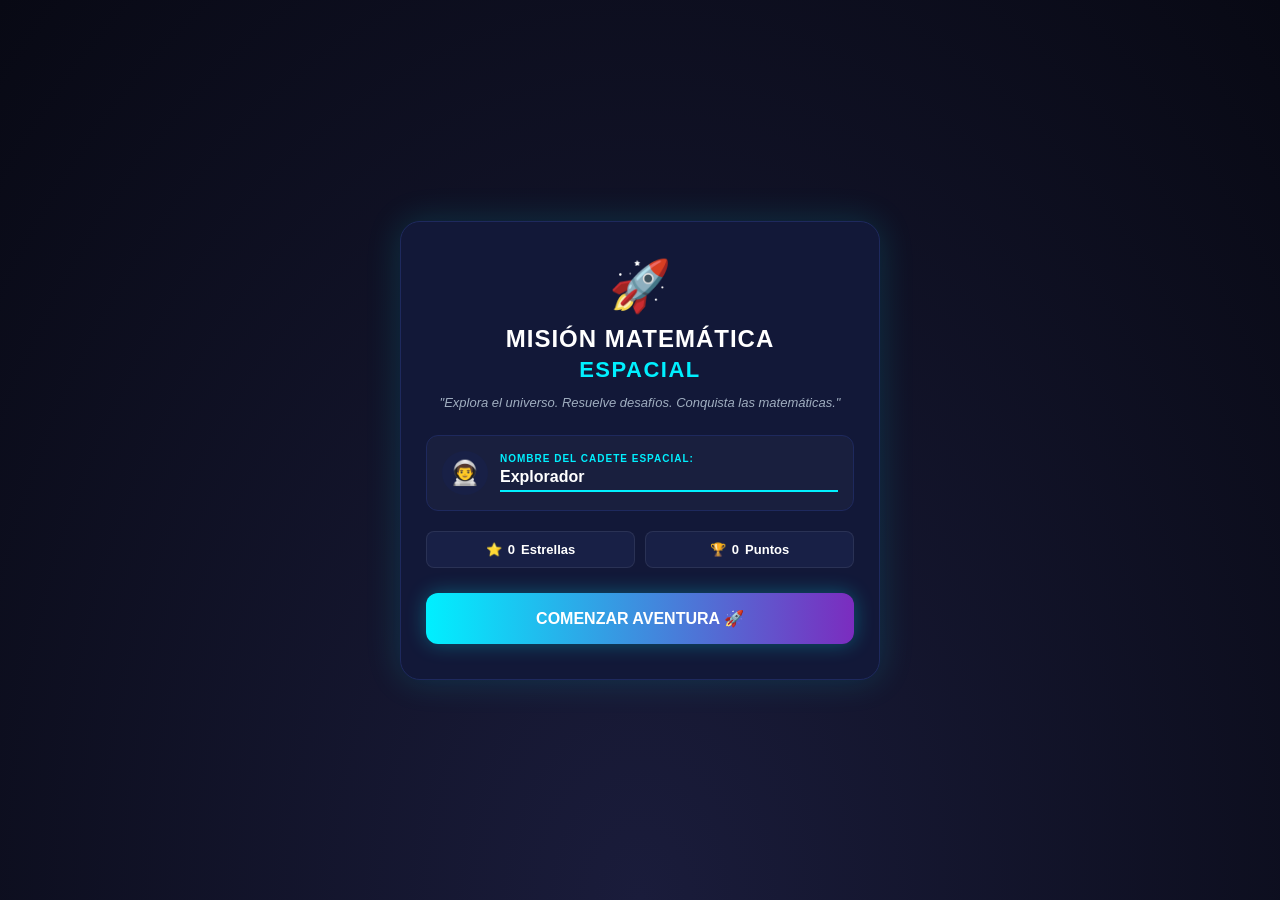
<file: index.html>
<!DOCTYPE html>
<html lang="es">
<head>
    <meta charset="UTF-8">
    <meta name="viewport" content="width=device-width, initial-scale=1.0">
    <title>Misión Matemática Espacial</title>
    <link rel="stylesheet" href="style.css">
    <style>
        * {
            box-sizing: border-box;
            margin: 0;
            padding: 0;
            font-family: 'Segoe UI', Tahoma, Geneva, Verdana, sans-serif;
        }

        body {
            background-color: #0b0f26;
            color: #ffffff;
            display: flex;
            justify-content: center;
            align-items: center;
            min-height: 100vh;
            padding: 20px;
        }

        .main-card {
            background: #121838;
            border: 1px solid #1e295d;
            border-radius: 20px;
            padding: 35px 25px;
            max-width: 480px;
            width: 100%;
            box-shadow: 0 0 35px rgba(0, 240, 255, 0.15);
            text-align: center;
        }

        .rocket-icon {
            font-size: 50px;
            margin-bottom: 10px;
        }

        h1 {
            font-size: 24px;
            font-weight: 800;
            letter-spacing: 1px;
            margin-bottom: 4px;
        }

        .subtitle-cyan {
            color: #00f0ff;
            font-size: 22px;
            font-weight: 800;
            letter-spacing: 1.5px;
            margin-bottom: 12px;
        }

        .slogan {
            color: #a0aec0;
            font-size: 13px;
            font-style: italic;
            margin-bottom: 25px;
        }

        .input-group {
            background: rgba(255, 255, 255, 0.03);
            border: 1px solid #1e295d;
            border-radius: 12px;
            padding: 15px;
            display: flex;
            align-items: center;
            gap: 12px;
            margin-bottom: 20px;
            text-align: left;
        }

        .avatar-box {
            background: #182046;
            border-radius: 50%;
            padding: 8px;
            font-size: 24px;
        }

        .input-label {
            color: #00f0ff;
            font-size: 10px;
            font-weight: bold;
            letter-spacing: 1px;
            margin-bottom: 4px;
        }

        .player-input {
            background: transparent;
            border: none;
            border-bottom: 2px solid #00f0ff;
            color: #ffffff;
            font-size: 16px;
            font-weight: bold;
            width: 100%;
            outline: none;
            padding-bottom: 4px;
        }

        .stats-grid {
            display: grid;
            grid-template-columns: 1fr 1fr;
            gap: 10px;
            margin-bottom: 25px;
        }

        .stat-badge {
            background: #182046;
            border-radius: 8px;
            padding: 10px;
            font-size: 13px;
            font-weight: bold;
            display: flex;
            align-items: center;
            justify-content: center;
            gap: 6px;
        }

        .start-btn {
            width: 100%;
            padding: 16px;
            border: none;
            border-radius: 12px;
            background: linear-gradient(90deg, #00f0ff, #7b2cbf);
            color: white;
            font-size: 16px;
            font-weight: bold;
            cursor: pointer;
            box-shadow: 0 0 20px rgba(0, 240, 255, 0.3);
            transition: transform 0.2s ease, opacity 0.2s ease;
        }

        .start-btn:hover {
            transform: scale(1.02);
            opacity: 0.95;
        }
    </style>
</head>
<body>

    <div class="main-card">
        <div class="rocket-icon">🚀</div>
        <h1>MISIÓN MATEMÁTICA</h1>
        <div class="subtitle-cyan">ESPACIAL</div>
        <p class="slogan">"Explora el universo. Resuelve desafíos. Conquista las matemáticas."</p>

        <div class="input-group">
            <div class="avatar-box">👨‍🚀</div>
            <div style="width: 100%;">
                <div class="input-label">NOMBRE DEL CADETE ESPACIAL:</div>
                <input type="text" id="playerName" class="player-input" value="Explorador">
            </div>
        </div>

        <div class="stats-grid">
            <div class="stat-badge">⭐ <span id="starsCount">0</span> Estrellas</div>
            <div class="stat-badge">🏆 <span id="pointsCount">0</span> Puntos</div>
        </div>

        <button type="button" class="start-btn" onclick="iniciarAventura()">COMENZAR AVENTURA 🚀</button>
    </div>

    <script>
        // Cargar progreso previo al cargar la página
        window.addEventListener("DOMContentLoaded", function() {
            try {
                const saved = localStorage.getItem("GAME_STATE") || localStorage.getItem("MISION_ESPACIAL_DATA");
                if (saved) {
                    const state = JSON.parse(saved);
                    if (state.playerName || state.username) {
                        document.getElementById("playerName").value = state.playerName || state.username;
                    }
                    document.getElementById("starsCount").textContent = state.stars || 0;
                    document.getElementById("pointsCount").textContent = state.points || 0;
                }
            } catch (e) {
                console.log("Creando nuevo estado de juego");
            }
        });

        // Guardar estado y redirigir
        function iniciarAventura() {
            const nombre = document.getElementById("playerName").value.trim() || "Explorador";

            let state = {
                playerName: nombre,
                username: nombre,
                stars: 0,
                points: 0,
                unlockedMissions: [1],
                completedMissions: []
            };

            try {
                const saved = localStorage.getItem("GAME_STATE") || localStorage.getItem("MISION_ESPACIAL_DATA");
                if (saved) {
                    const existing = JSON.parse(saved);
                    state = { ...existing, playerName: nombre, username: nombre };
                }
            } catch (e) {
                console.log("Iniciando desde cero");
            }

            // Sincronizar en ambas claves para compatibilidad
            localStorage.setItem("GAME_STATE", JSON.stringify(state));
            localStorage.setItem("MISION_ESPACIAL_DATA", JSON.stringify(state));

            // Redirigir a mission1.html
            window.location.href = "mission1.html";
        }
    </script>
</body>
</html>
</file>
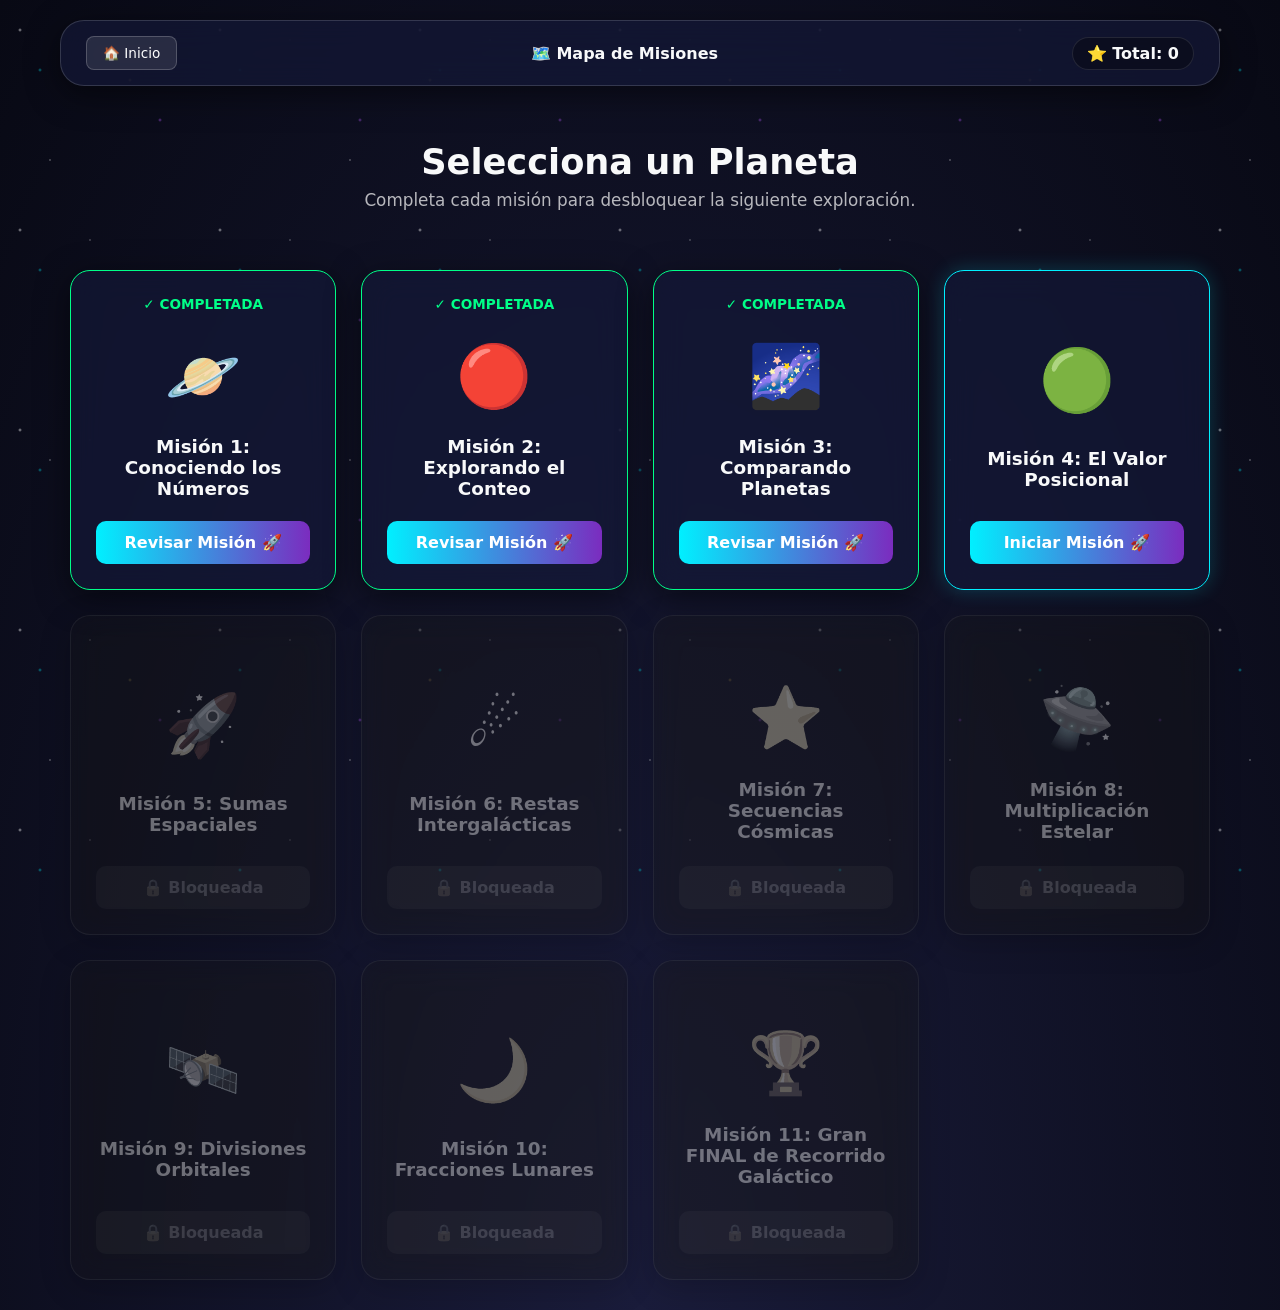
<file: map.html>
<!DOCTYPE html>
<html lang="es">
<head>
    <meta charset="UTF-8">
    <meta name="viewport" content="width=device-width, initial-scale=1.0">
    <title>Mapa de Misiones Espaciales</title>
    <link rel="stylesheet" href="style.css">
    <style>
        .map-container {
            max-width: 1200px;
            margin: 0 auto;
            padding: 20px;
        }

        .map-header {
            display: flex;
            justify-content: space-between;
            align-items: center;
            margin-bottom: 25px;
            padding: 15px 25px;
        }

        .title-section {
            text-align: center;
            margin: 30px 0;
        }

        .title-section h1 {
            font-size: 2.2rem;
            margin-bottom: 8px;
        }

        .title-section p {
            color: rgba(255, 255, 255, 0.7);
            font-size: 1.05rem;
        }

        /* CUADRÍCULA DE PLANETAS */
        .planets-grid {
            display: grid;
            grid-template-columns: repeat(auto-fit, minmax(260px, 1fr));
            gap: 25px;
            margin-top: 20px;
        }

        .planet-card {
            padding: 25px;
            text-align: center;
            display: flex;
            flex-direction: column;
            align-items: center;
            justify-content: space-between;
            min-height: 320px;
            position: relative;
            transition: transform 0.3s ease, box-shadow 0.3s ease;
        }

        .planet-card:hover:not(.locked) {
            transform: translateY(-5px);
            box-shadow: 0 10px 25px rgba(0, 240, 255, 0.2);
        }

        .planet-card.completed {
            border-color: #00ff88;
        }

        .planet-card.unlocked {
            border-color: #00f0ff;
        }

        .planet-card.locked {
            opacity: 0.4;
            filter: grayscale(0.8);
        }

        .badge-completed {
            color: #00ff88;
            font-weight: bold;
            font-size: 0.85rem;
            margin-bottom: 10px;
        }

        .planet-icon {
            font-size: 3.8rem;
            margin: 12px 0;
        }

        .planet-title {
            font-size: 1.15rem;
            font-weight: bold;
            margin-bottom: 15px;
        }

        .btn-mission {
            width: 100%;
            padding: 12px;
            border-radius: 10px;
            font-weight: bold;
            font-size: 1rem;
            cursor: pointer;
            border: none;
            transition: all 0.2s ease;
        }

        .btn-start {
            background: linear-gradient(90deg, #00f0ff, #7b2cbf);
            color: white;
        }

        .btn-review {
            background: linear-gradient(90deg, #00f0ff, #7b2cbf);
            color: white;
        }

        .btn-locked {
            background: rgba(255, 255, 255, 0.08);
            color: rgba(255, 255, 255, 0.4);
            cursor: not-allowed;
        }

        .btn-secondary-space {
            background: rgba(255, 255, 255, 0.1);
            color: white;
            border: 1px solid rgba(255, 255, 255, 0.2);
            padding: 8px 16px;
            border-radius: 8px;
            cursor: pointer;
        }
    </style>
</head>
<body>

    <div id="stars-container"></div>
    <div id="stars2-container"></div>

    <div class="app-container map-container">
        
        <header class="glassmorphism map-header">
            <button id="btn-home" class="btn-secondary-space" onclick="window.location.href='index.html'">🏠 Inicio</button>
            <div class="user-pill">🗺️ Mapa de Misiones</div>
            <div class="stat-pill">⭐ Total: <span id="total-stars">0</span></div>
        </header>

        <div class="title-section">
            <h1>Selecciona un Planeta</h1>
            <p>Completa cada misión para desbloquear la siguiente exploración.</p>
        </div>

        <div class="planets-grid" id="planets-container"></div>

    </div>

    <script>
        const misiones = [
            { id: 1, titulo: "Misión 1: Conociendo los Números", icono: "🪐", url: "mission1.html" },
            { id: 2, titulo: "Misión 2: Explorando el Conteo", icono: "🔴", url: "mission2.html" },
            { id: 3, titulo: "Misión 3: Comparando Planetas", icono: "🌌", url: "mission3.html" },
            { id: 4, titulo: "Misión 4: El Valor Posicional", icono: "🟢", url: "mission4.html" },
            { id: 5, titulo: "Misión 5: Sumas Espaciales", icono: "🚀", url: "mission5.html" },
            { id: 6, titulo: "Misión 6: Restas Intergalácticas", icono: "☄️", url: "mission6.html" },
            { id: 7, titulo: "Misión 7: Secuencias Cósmicas", icono: "⭐", url: "mission7.html" },
            { id: 8, titulo: "Misión 8: Multiplicación Estelar", icono: "🛸", url: "mission8.html" },
            { id: 9, titulo: "Misión 9: Divisiones Orbitales", icono: "🛰️", url: "mission9.html" },
            { id: 10, titulo: "Misión 10: Fracciones Lunares", icono: "🌙", url: "mission10.html" },
            { id: 11, titulo: "Misión 11: Gran FINAL de Recorrido Galáctico", icono: "🏆", url: "mission11.html" }
        ];

        function renderizarMapa() {
            let data = { stars: 0, completedMissions: [1, 2, 3], unlockedMissions: [1, 2, 3, 4] };
            
            try {
                const saved = localStorage.getItem("GAME_STATE") || localStorage.getItem("MISION_ESPACIAL_DATA");
                if (saved) {
                    const parsed = JSON.parse(saved);
                    if (parsed.stars !== undefined) data.stars = parsed.stars;
                    if (parsed.completedMissions) data.completedMissions = parsed.completedMissions;
                    if (parsed.unlockedMissions) data.unlockedMissions = parsed.unlockedMissions;
                }
            } catch(e) {
                console.error("Error al leer el estado del juego:", e);
            }

            document.getElementById("total-stars").textContent = data.stars;
            const container = document.getElementById("planets-container");
            container.innerHTML = "";

            misiones.forEach(m => {
                const esCompletada = data.completedMissions.includes(m.id);
                const esDesbloqueada = data.unlockedMissions.includes(m.id) || m.id === 1;

                const card = document.createElement("div");
                let estadoClass = "locked";
                if (esCompletada) estadoClass = "completed";
                else if (esDesbloqueada) estadoClass = "unlocked";

                card.className = `glassmorphism planet-card ${estadoClass}`;

                let html = esCompletada ? `<div class="badge-completed">✓ COMPLETADA</div>` : `<div style="height:21px;"></div>`;
                html += `<div class="planet-icon">${m.icono}</div>`;
                html += `<div class="planet-title">${m.titulo}</div>`;

                if (esCompletada) {
                    html += `<button class="btn-mission btn-review" onclick="window.location.href='${m.url}'">Revisar Misión 🚀</button>`;
                } else if (esDesbloqueada) {
                    html += `<button class="btn-mission btn-start" onclick="window.location.href='${m.url}'">Iniciar Misión 🚀</button>`;
                } else {
                    html += `<button class="btn-mission btn-locked" disabled>🔒 Bloqueada</button>`;
                }

                card.innerHTML = html;
                container.appendChild(card);
            });
        }

        // Ejecutar al cargar la página
        document.addEventListener("DOMContentLoaded", renderizarMapa);
        renderizarMapa();
    </script>
</body>
</html>
</file>
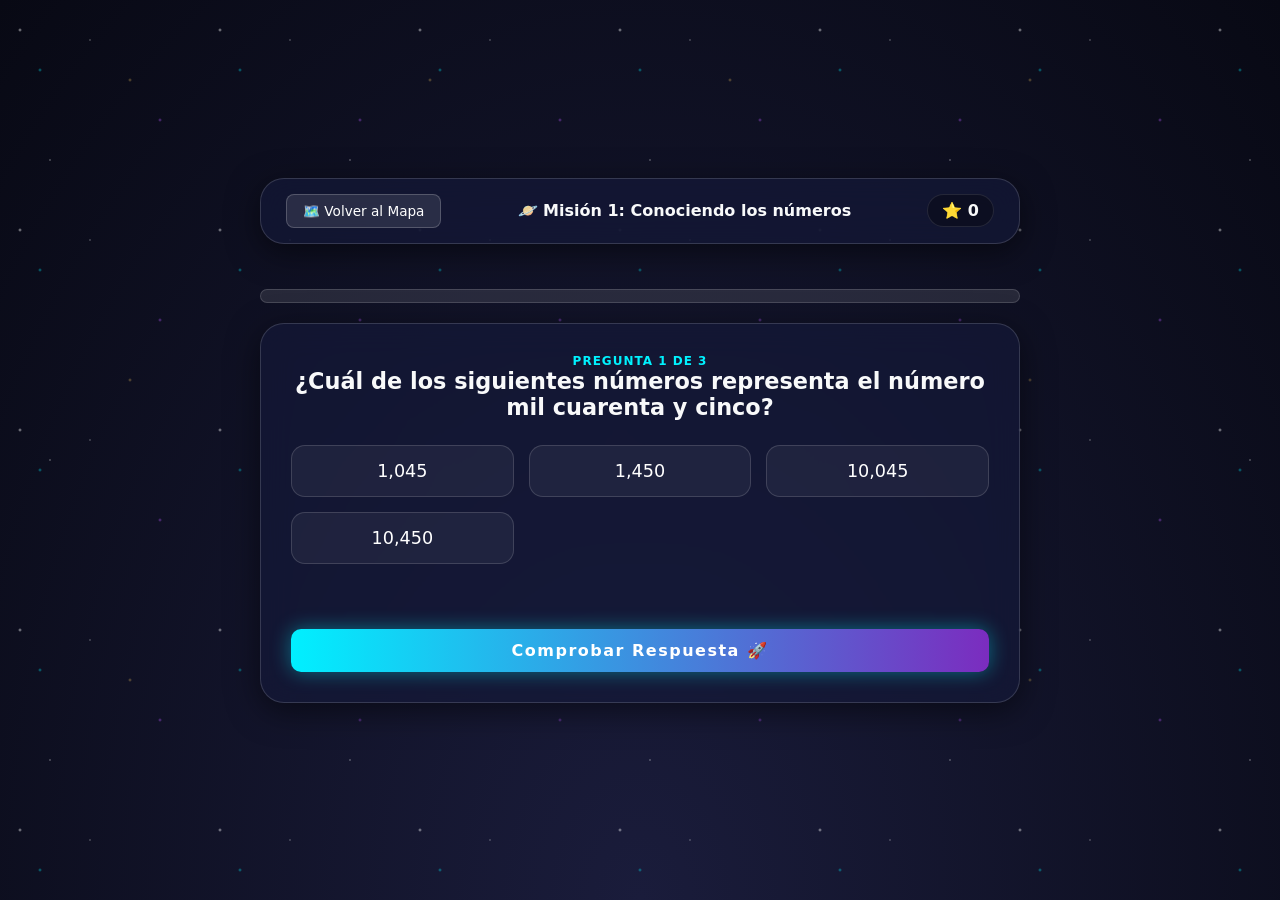
<file: mission1.html>
<!DOCTYPE html>
<html lang="es">
<head>
    <meta charset="UTF-8">
    <meta name="viewport" content="width=device-width, initial-scale=1.0">
    <title>Misión 1: Conociendo los Números</title>
    <link rel="stylesheet" href="style.css">
    <style>
        .mission-container {
            max-width: 800px;
            margin: 0 auto;
            padding: 20px;
        }

        .mission-header {
            display: flex;
            justify-content: space-between;
            align-items: center;
            margin-bottom: 25px;
            padding: 15px 25px;
        }

        .progress-bar-container {
            width: 100%;
            height: 14px;
            background: rgba(255, 255, 255, 0.1);
            border-radius: 10px;
            overflow: hidden;
            margin: 20px 0;
            border: 1px solid var(--glass-border, rgba(255,255,255,0.1));
        }

        .progress-bar-fill {
            height: 100%;
            width: 0%;
            background: linear-gradient(90deg, #00f0ff, #7b2cbf);
            transition: width 0.4s ease;
            box-shadow: 0 0 10px #00f0ff;
        }

        .question-card {
            padding: 30px;
            margin-bottom: 20px;
            text-align: center;
        }

        .question-text {
            font-size: 1.4rem;
            margin-bottom: 25px;
            font-weight: 600;
        }

        .options-grid {
            display: grid;
            grid-template-columns: repeat(auto-fit, minmax(180px, 1fr));
            gap: 15px;
            margin-bottom: 20px;
        }

        .option-btn {
            background: rgba(255, 255, 255, 0.05);
            border: 1px solid rgba(255, 255, 255, 0.15);
            color: #ffffff;
            padding: 15px;
            border-radius: 14px;
            font-size: 1.1rem;
            cursor: pointer;
            transition: all 0.2s ease;
        }

        .option-btn:hover {
            background: rgba(0, 240, 255, 0.15);
            border-color: #00f0ff;
            transform: translateY(-2px);
        }

        .option-btn.selected {
            background: rgba(0, 240, 255, 0.3);
            border-color: #00f0ff;
            box-shadow: 0 0 15px rgba(0, 240, 255, 0.4);
        }

        .feedback-message {
            min-height: 30px;
            font-size: 1.1rem;
            font-weight: 700;
            margin: 15px 0;
        }

        .feedback-correct { color: #00ff88; text-shadow: 0 0 8px rgba(0, 255, 136, 0.5); }
        .feedback-wrong { color: #ff4d4d; text-shadow: 0 0 8px rgba(255, 77, 77, 0.5); }

        .btn-primary-space {
            background: linear-gradient(90deg, #00f0ff, #7b2cbf);
            color: white;
            border: none;
            padding: 12px 24px;
            border-radius: 10px;
            font-weight: bold;
            font-size: 1rem;
            cursor: pointer;
        }

        .btn-secondary-space {
            background: rgba(255, 255, 255, 0.1);
            color: white;
            border: 1px solid rgba(255, 255, 255, 0.2);
            padding: 8px 16px;
            border-radius: 8px;
            cursor: pointer;
        }
    </style>
</head>
<body>

    <div id="stars-container"></div>
    <div id="stars2-container"></div>

    <div class="app-container mission-container">
        
        <!-- Header de la Misión -->
        <header class="glassmorphism mission-header">
            <!-- BOTÓN DIRIGIDO AL MAPA EN EL HTML -->
            <button id="btn-back" class="btn-secondary-space">🗺️ Volver al Mapa</button>
            <div class="user-pill">🪐 Misión 1: Conociendo los números</div>
            <div class="stat-pill">⭐ <span id="m-stars">0</span></div>
        </header>

        <!-- Barra de Progreso -->
        <div class="progress-bar-container">
            <div id="progress-fill" class="progress-bar-fill"></div>
        </div>

        <!-- Tarjeta del Ejercicio -->
        <main class="glassmorphism question-card">
            <div class="planet-number" id="question-number">Pregunta 1 de 3</div>
            <h2 class="question-text" id="question-text">Cargando desafío espacial...</h2>

            <div class="options-grid" id="options-container"></div>

            <div class="feedback-message" id="feedback"></div>

            <button id="btn-action" class="btn-primary-space" style="margin-top: 15px;">Comprobar Respuesta 🚀</button>
        </main>

    </div>

    <script>
        const preguntas = [
            {
                texto: "¿Cuál de los siguientes números representa el número mil cuarenta y cinco?",
                opciones: ["1,045", "1,450", "10,045", "10,450"],
                correcta: 0
            },
            {
                texto: "En el número 3,582... ¿Qué valor ocupa el dígito 5?",
                opciones: ["Unidades", "Decenas", "Centenas", "Unidades de millar"],
                correcta: 2
            },
            {
                texto: "¿Qué número se forma con 4 Centenas, 2 Decenas y 9 Unidades?",
                opciones: ["4,209", "429", "249", "4,290"],
                correcta: 1
            }
        ];

        let indicePregunta = 0;
        let opcionSeleccionada = null;
        let estrellasGanadas = 0;

        const elPreguntaNum = document.getElementById("question-number");
        const elPreguntaTexto = document.getElementById("question-text");
        const elOpciones = document.getElementById("options-container");
        const elFeedback = document.getElementById("feedback");
        const elBtnAction = document.getElementById("btn-action");
        const elProgress = document.getElementById("progress-fill");

        function cargarPregunta() {
            opcionSeleccionada = null;
            elFeedback.textContent = "";
            elBtnAction.textContent = "Comprobar Respuesta 🚀";

            const p = preguntas[indicePregunta];
            elPreguntaNum.textContent = `Pregunta ${indicePregunta + 1} de ${preguntas.length}`;
            elPreguntaTexto.textContent = p.texto;
            elProgress.style.width = `${((indicePregunta) / preguntas.length) * 100}%`;

            elOpciones.innerHTML = "";
            p.opciones.forEach((op, idx) => {
                const btn = document.createElement("button");
                btn.className = "option-btn";
                btn.textContent = op;
                btn.onclick = () => seleccionarOpcion(idx, btn);
                elOpciones.appendChild(btn);
            });
        }

        function seleccionarOpcion(index, element) {
            document.querySelectorAll(".option-btn").forEach(b => b.classList.remove("selected"));
            element.classList.add("selected");
            opcionSeleccionada = index;
        }

        elBtnAction.addEventListener("click", () => {
            if (elBtnAction.textContent.includes("Siguiente") || elBtnAction.textContent.includes("Finalizar")) {
                indicePregunta++;
                if (indicePregunta < preguntas.length) {
                    cargarPregunta();
                } else {
                    finalizarMision();
                }
                return;
            }

            if (opcionSeleccionada === null) {
                elFeedback.className = "feedback-message feedback-wrong";
                elFeedback.textContent = "¡Selecciona una respuesta primero!";
                return;
            }

            const p = preguntas[indicePregunta];
            if (opcionSeleccionada === p.correcta) {
                estrellasGanadas++;
                document.getElementById("m-stars").textContent = estrellasGanadas;
                elFeedback.className = "feedback-message feedback-correct";
                elFeedback.textContent = "✨ ¡Correcto! Excelente cálculo espacial.";
            } else {
                elFeedback.className = "feedback-message feedback-wrong";
                elFeedback.textContent = "❌ Incorrecto. ¡Sigue intentándolo!";
            }

            elBtnAction.textContent = (indicePregunta + 1 < preguntas.length) ? "Siguiente Pregunta ➡" : "Finalizar Misión 🏆";
        });

        function finalizarMision() {
            elProgress.style.width = "100%";
            
            // Cargar estado previo
            let data = {};
            try {
                const saved = localStorage.getItem("GAME_STATE") || localStorage.getItem("MISION_ESPACIAL_DATA");
                if (saved) data = JSON.parse(saved);
            } catch(e) {}

            data.stars = (data.stars || 0) + estrellasGanadas;
            data.points = (data.points || 0) + (estrellasGanadas * 50);
            
            // Marcar Misión 1 completada
            if (!data.completedMissions) data.completedMissions = [];
            if (!data.completedMissions.includes(1)) data.completedMissions.push(1);

            // Desbloquear Misión 2
            if (!data.unlockedMissions) data.unlockedMissions = [1];
            if (!data.unlockedMissions.includes(2)) data.unlockedMissions.push(2);

            // Guardar progreso
            localStorage.setItem("MISION_ESPACIAL_DATA", JSON.stringify(data));
            localStorage.setItem("GAME_STATE", JSON.stringify(data));

            alert(`🎉 ¡Misión Completada!\nHas ganado ${estrellasGanadas} estrellas.`);
            
            // 📍 REDIRECCIÓN AL FINALIZAR: Va a map.html
            window.location.href = "map.html";
        }

        // 📍 REDIRECCIÓN AL HACER CLIC EN EL BOTÓN "VOLVER AL MAPA": Va a map.html
        document.getElementById("btn-back").addEventListener("click", () => {
            window.location.href = "map.html";
        });

        cargarPregunta();
    </script>
</body>
</html>
</file>
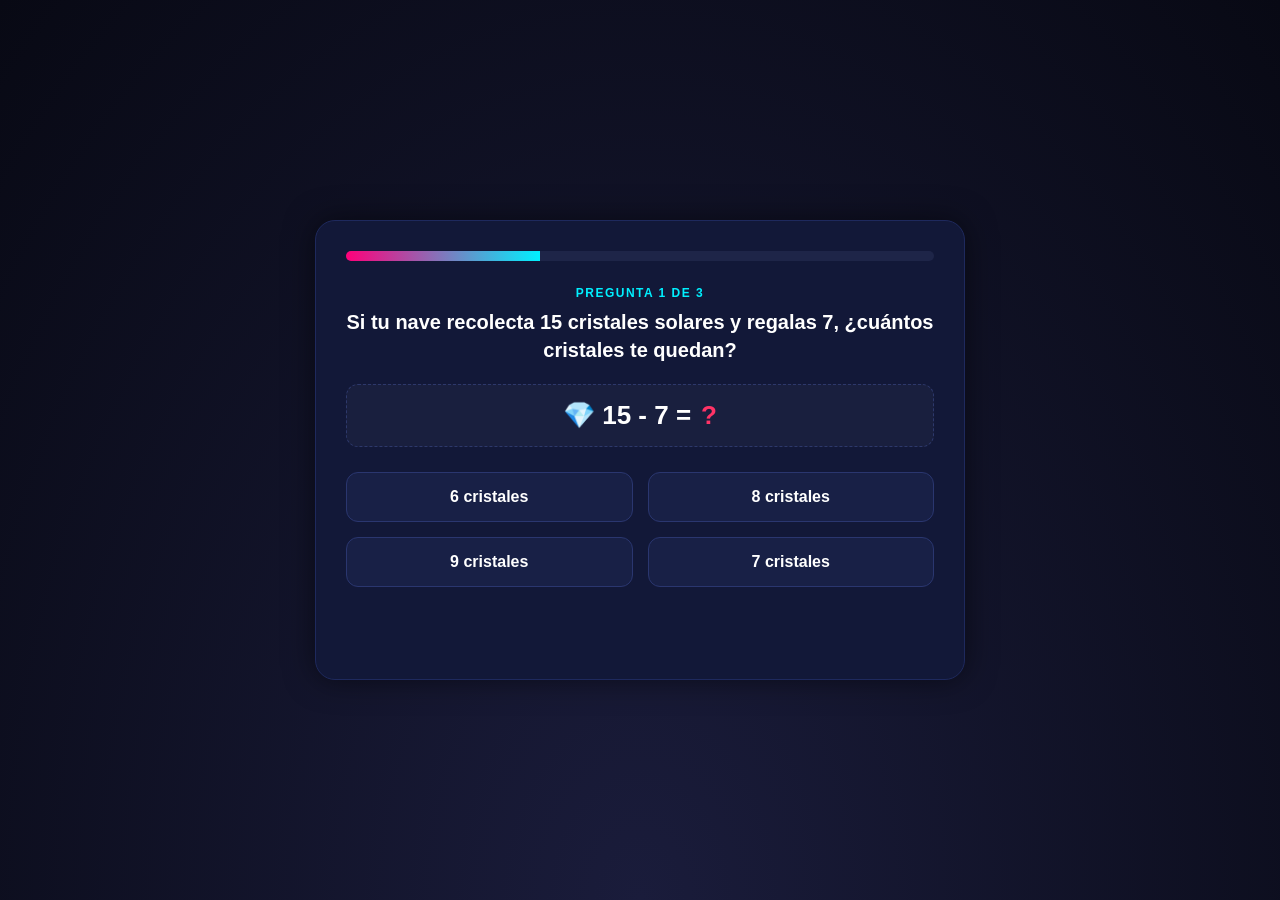
<file: mission10.html>
<!DOCTYPE html>
<html lang="es">
<head>
    <meta charset="UTF-8">
    <meta name="viewport" content="width=device-width, initial-scale=1.0">
    <title>Misión 10: Desafío Final</title>
    <link rel="stylesheet" href="style.css">
    <style>
        * {
            box-sizing: border-box;
            margin: 0;
            padding: 0;
            font-family: 'Segoe UI', Tahoma, Geneva, Verdana, sans-serif;
        }

        body {
            background-color: #0b0f26;
            color: #ffffff;
            display: flex;
            justify-content: center;
            align-items: center;
            min-height: 100vh;
            padding: 20px;
        }

        .game-card {
            background: #121838;
            border: 1px solid #1e295d;
            border-radius: 20px;
            padding: 30px;
            max-width: 650px;
            width: 100%;
            box-shadow: 0 0 30px rgba(0, 0, 0, 0.5);
            text-align: center;
        }

        .progress-bar-container {
            width: 100%;
            height: 10px;
            background-color: #1e2548;
            border-radius: 20px;
            margin-bottom: 25px;
            overflow: hidden;
        }

        .progress-bar {
            height: 100%;
            width: 33%;
            background: linear-gradient(90deg, #ff007a, #00f0ff);
            transition: width 0.4s ease;
        }

        .step-tag {
            color: #00f0ff;
            font-size: 12px;
            font-weight: bold;
            letter-spacing: 1.5px;
            text-transform: uppercase;
            margin-bottom: 8px;
        }

        .question-title {
            font-size: 20px;
            font-weight: 600;
            margin-bottom: 20px;
            line-height: 1.4;
        }

        .math-box {
            background: rgba(255, 255, 255, 0.03);
            border: 1px dashed #2d386b;
            border-radius: 12px;
            padding: 15px;
            font-size: 26px;
            font-weight: bold;
            margin-bottom: 25px;
            display: flex;
            align-items: center;
            justify-content: center;
            gap: 10px;
        }

        .math-box span.red {
            color: #ff3366;
        }

        .options-grid {
            display: grid;
            grid-template-columns: 1fr 1fr;
            gap: 15px;
            margin-bottom: 20px;
        }

        .option-btn {
            background: #182046;
            border: 1px solid #2a366f;
            color: #ffffff;
            padding: 15px;
            border-radius: 12px;
            font-size: 16px;
            font-weight: bold;
            cursor: pointer;
            transition: all 0.2s ease;
        }

        .option-btn:hover {
            background: #222d61;
            border-color: #00f0ff;
        }

        .option-btn.selected-correct {
            background: #800e58;
            border: 2px solid #ff007a;
            box-shadow: 0 0 15px rgba(255, 0, 122, 0.4);
        }

        .feedback-text {
            color: #00ff88;
            font-size: 15px;
            font-weight: 600;
            margin-bottom: 20px;
            min-height: 22px;
        }

        .action-btn {
            width: 100%;
            padding: 16px;
            border: none;
            border-radius: 12px;
            background: linear-gradient(90deg, #00f0ff, #7b2cbf);
            color: white;
            font-size: 18px;
            font-weight: bold;
            cursor: pointer;
            box-shadow: 0 0 20px rgba(0, 240, 255, 0.3);
            transition: transform 0.2s ease, opacity 0.2s ease;
        }

        .action-btn:hover {
            transform: scale(1.01);
            opacity: 0.95;
        }

        .hidden {
            display: none !important;
        }

        .trophy-icon {
            font-size: 70px;
            margin-bottom: 15px;
        }
    </style>
</head>
<body>

    <div class="game-card">
        
        <!-- Vista del Quiz (Misión 10) -->
        <div id="quiz-view">
            <div class="progress-bar-container">
                <div id="progress-bar" class="progress-bar"></div>
            </div>

            <div id="step-tag" class="step-tag">PREGUNTA 1 DE 3</div>
            <h2 id="question-text" class="question-title">Cargando...</h2>

            <div id="math-box" class="math-box"></div>

            <div id="options-grid" class="options-grid"></div>

            <div id="feedback" class="feedback-text"></div>

            <button id="next-btn" class="action-btn hidden" onclick="siguienteAccion()">Siguiente 🚀</button>
        </div>

        <!-- Pantalla de Victoria Misión 10 -> Enlace a Misión 11 -->
        <div id="victory-view" class="hidden">
            <div class="trophy-icon">🌟👑</div>
            <h2 style="font-size: 24px; margin-bottom: 10px;">¡MISIÓ N 10 SUPERADA!</h2>
            <p style="color: #a0aec0; margin-bottom: 25px;">Has demostrado un gran dominio espacial. ¡Has desbloqueado el Gran Recorrido Final!</p>
            
            <button class="action-btn" onclick="irAMision11()">Ir a Misión 11: Gran Recorrido 👑</button>
        </div>

    </div>

    <script src="script.js"></script>
    <script>
        const preguntasMision10 = [
            {
                tag: "PREGUNTA 1 DE 3",
                progreso: "33%",
                pregunta: "Si tu nave recolecta 15 cristales solares y regalas 7, ¿cuántos cristales te quedan?",
                formula: "💎 15 - 7 = <span class='red'>?</span>",
                opciones: ["6 cristales", "8 cristales", "9 cristales", "7 cristales"],
                correcta: 1
            },
            {
                tag: "PREGUNTA 2 DE 3",
                progreso: "66%",
                pregunta: "Una estación espacial consume 40 unidades de energía cada hora. ¿Cuánta energía consume en 2 horas?",
                formula: "⚡ 40 × 2 = <span class='red'>?</span>",
                opciones: ["60 unidades", "70 unidades", "80 unidades", "100 unidades"],
                correcta: 2
            },
            {
                tag: "PREGUNTA 3 DE 3",
                progreso: "100%",
                pregunta: "Tienes 20 satélites y los organizas en 4 grupos iguales. ¿Cuántos satélites hay por grupo?",
                formula: "🛰️ 20 ÷ 4 = <span class='red'>?</span>",
                opciones: ["5 satélites", "4 satélites", "6 satélites", "10 satélites"],
                correcta: 0
            }
        ];

        let indice = 0;
        let respondido = false;

        function cargarPregunta() {
            respondido = false;
            const q = preguntasMision10[indice];

            document.getElementById("step-tag").innerText = q.tag;
            document.getElementById("progress-bar").style.width = q.progreso;
            document.getElementById("question-text").innerText = q.pregunta;
            document.getElementById("math-box").innerHTML = q.formula;
            document.getElementById("feedback").innerText = "";
            document.getElementById("next-btn").classList.add("hidden");

            const grid = document.getElementById("options-grid");
            grid.innerHTML = "";

            q.opciones.forEach((opcion, i) => {
                const btn = document.createElement("button");
                btn.className = "option-btn";
                btn.innerText = opcion;
                btn.onclick = () => seleccionar(i, btn);
                grid.appendChild(btn);
            });
        }

        function seleccionar(indexSeleccionado, elementoBtn) {
            if (respondido) return;

            const q = preguntasMision10[indice];
            const feedback = document.getElementById("feedback");
            const nextBtn = document.getElementById("next-btn");

            if (indexSeleccionado === q.correcta) {
                respondido = true;
                elementoBtn.classList.add("selected-correct");
                feedback.innerText = "✨ ¡Excelente cálculo, Cadete!";

                if (indice === preguntasMision10.length - 1) {
                    nextBtn.innerText = "Completar Desafío 10 🌟";
                } else {
                    nextBtn.innerText = "Siguiente Pregunta 🚀";
                }
                nextBtn.classList.remove("hidden");
            } else {
                feedback.style.color = "#ff3366";
                feedback.innerText = "Cálculo incorrecto. ¡Inténtalo de nuevo! 🛸";
                setTimeout(() => {
                    feedback.style.color = "#00ff88";
                    feedback.innerText = "";
                }, 1500);
            }
        }

        function siguienteAccion() {
            indice++;
            if (indice < preguntasMision10.length) {
                cargarPregunta();
            } else {
                // Completar Misión 10 y desbloquear la 11
                guardarYDesbloquearMision11();
                document.getElementById("quiz-view").classList.add("hidden");
                document.getElementById("victory-view").classList.remove("hidden");
            }
        }

        function guardarYDesbloquearMision11() {
            try {
                let state = JSON.parse(localStorage.getItem("GAME_STATE")) || {};
                
                if (!state.completedMissions) state.completedMissions = [];
                if (!state.unlockedMissions) state.unlockedMissions = [1];

                // Marcar Misión 10 como completada
                if (!state.completedMissions.includes(10)) {
                    state.completedMissions.push(10);
                }

                // DESBLOQUEAR MISIÓ N 11
                if (!state.unlockedMissions.includes(11)) {
                    state.unlockedMissions.push(11);
                }

                localStorage.setItem("GAME_STATE", JSON.stringify(state));
            } catch (e) {
                console.log("Misión 11 desbloqueada en memoria local");
            }
        }

        // REDIRECCIÓ N A LA MISIÓ N 11
        function irAMision11() {
            window.location.href = "mission11.html";
        }

        // Cargar primera pregunta al entrar
        cargarPregunta();
    </script>
</body>
</html>
</file>
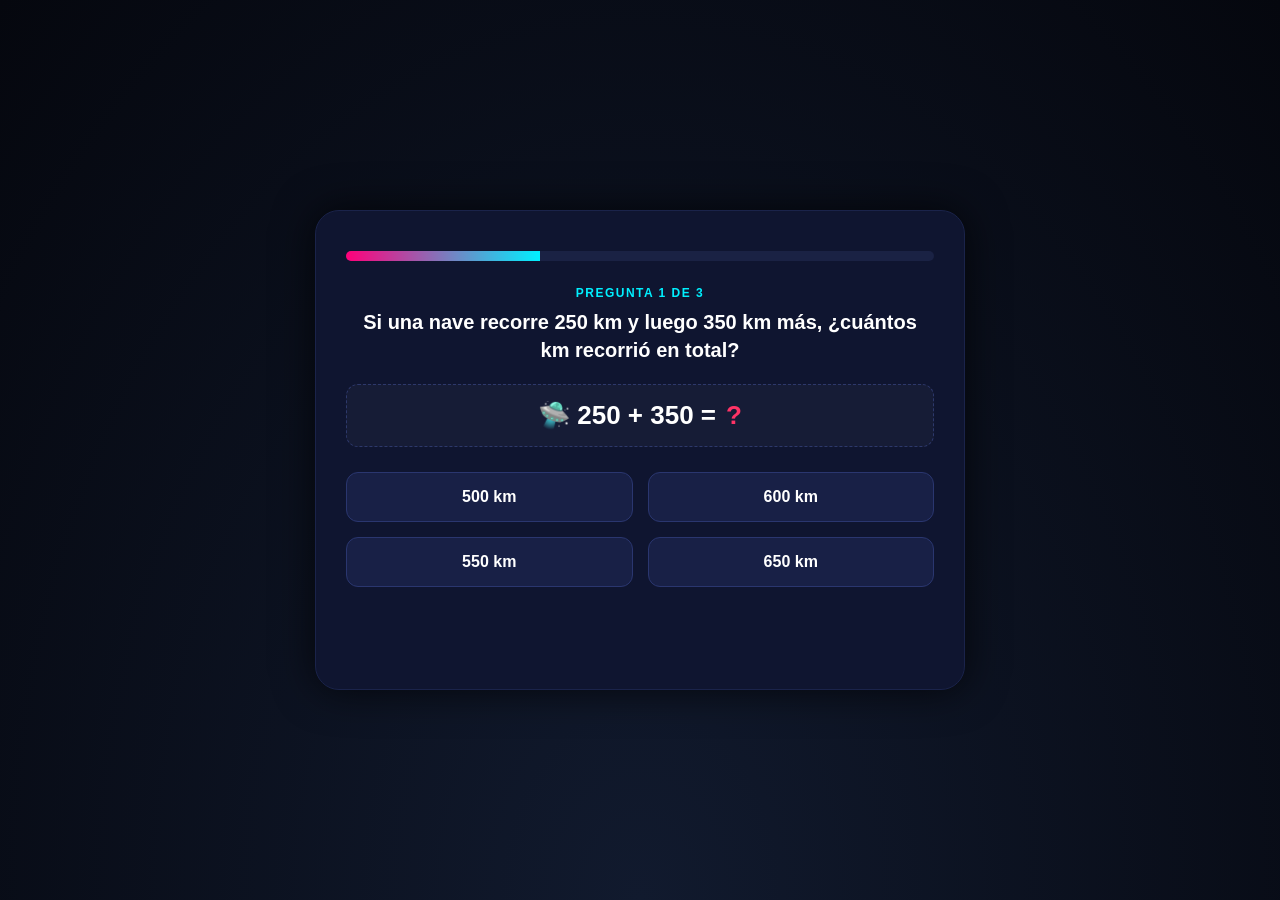
<file: mission11.html>
<!DOCTYPE html>
<html lang="es">
<head>
    <meta charset="UTF-8">
    <meta name="viewport" content="width=device-width, initial-scale=1.0">
    <title>Misión 11: Gran FINAL de Recorrido Galáctico</title>
    <link rel="stylesheet" href="style.css">
    <style>
        * {
            box-sizing: border-box;
            margin: 0;
            padding: 0;
            font-family: 'Segoe UI', Tahoma, Geneva, Verdana, sans-serif;
        }

        body {
            background-color: #080c1d;
            color: #ffffff;
            display: flex;
            justify-content: center;
            align-items: center;
            min-height: 100vh;
            padding: 20px;
            overflow-x: hidden;
            position: relative;
        }

        /* Fondo Espacial */
        .stars-bg {
            position: fixed;
            top: 0;
            left: 0;
            width: 100%;
            height: 100%;
            pointer-events: none;
            background: radial-gradient(ellipse at bottom, #111a2e 0%, #05070e 100%);
            z-index: 1;
        }

        /* Confeti Espacial */
        #confetti-container {
            position: fixed;
            top: 0;
            left: 0;
            width: 100%;
            height: 100%;
            pointer-events: none;
            z-index: 100;
            overflow: hidden;
        }

        .confetti {
            position: absolute;
            width: 8px;
            height: 8px;
            border-radius: 50%;
            animation: fall linear infinite;
        }

        @keyframes fall {
            0% { transform: translateY(-10vh) rotate(0deg); opacity: 1; }
            100% { transform: translateY(105vh) rotate(720deg); opacity: 0; }
        }

        .game-card {
            background: #0f1530;
            border: 1px solid #1a234a;
            border-radius: 24px;
            padding: 40px 30px;
            max-width: 650px;
            width: 100%;
            box-shadow: 0 0 40px rgba(0, 0, 0, 0.7);
            text-align: center;
            position: relative;
            z-index: 10;
            transition: all 0.4s ease;
        }

        .progress-bar-container {
            width: 100%;
            height: 10px;
            background-color: #1a2244;
            border-radius: 20px;
            margin-bottom: 25px;
            overflow: hidden;
        }

        .progress-bar {
            height: 100%;
            width: 33%;
            background: linear-gradient(90deg, #ff007a, #00f0ff);
            transition: width 0.4s ease;
        }

        .step-tag {
            color: #00f0ff;
            font-size: 12px;
            font-weight: bold;
            letter-spacing: 1.5px;
            text-transform: uppercase;
            margin-bottom: 8px;
        }

        .question-title {
            font-size: 20px;
            font-weight: 600;
            margin-bottom: 20px;
            line-height: 1.4;
        }

        .math-box {
            background: rgba(255, 255, 255, 0.03);
            border: 1px dashed #2d386b;
            border-radius: 12px;
            padding: 15px;
            font-size: 26px;
            font-weight: bold;
            margin-bottom: 25px;
            display: flex;
            align-items: center;
            justify-content: center;
            gap: 10px;
        }

        .math-box span.red { color: #ff3366; }

        .options-grid {
            display: grid;
            grid-template-columns: 1fr 1fr;
            gap: 15px;
            margin-bottom: 20px;
        }

        .option-btn {
            background: #182046;
            border: 1px solid #2a366f;
            color: #ffffff;
            padding: 15px;
            border-radius: 12px;
            font-size: 16px;
            font-weight: bold;
            cursor: pointer;
            transition: all 0.2s ease;
        }

        .option-btn:hover {
            background: #222d61;
            border-color: #00f0ff;
        }

        .option-btn.selected-correct {
            background: #800e58;
            border: 2px solid #ff007a;
            box-shadow: 0 0 15px rgba(255, 0, 122, 0.4);
        }

        .feedback-text {
            color: #00ff88;
            font-size: 15px;
            font-weight: 600;
            margin-bottom: 20px;
            min-height: 22px;
        }

        /* Botón de Acción Principal (Estilo Captura) */
        .action-btn {
            width: 100%;
            padding: 16px;
            border: none;
            border-radius: 12px;
            background: linear-gradient(90deg, #00f0ff, #8b2cf5);
            color: white;
            font-size: 18px;
            font-weight: 700;
            cursor: pointer;
            box-shadow: 0 0 25px rgba(0, 240, 255, 0.4);
            transition: transform 0.2s ease, box-shadow 0.2s ease;
            display: flex;
            align-items: center;
            justify-content: center;
            gap: 8px;
        }

        .action-btn:hover {
            transform: scale(1.02);
            box-shadow: 0 0 35px rgba(0, 240, 255, 0.6);
        }

        .hidden { display: none !important; }

        /* Estilos y Animación de la Tarjeta Final */
        .celebrate-card {
            animation: zoomInSpace 0.75s cubic-bezier(0.175, 0.885, 0.32, 1.275) forwards;
            border: 1px solid rgba(0, 240, 255, 0.35);
            box-shadow: 0 0 50px rgba(0, 240, 255, 0.2);
        }

        @keyframes zoomInSpace {
            0% {
                opacity: 0;
                transform: scale(0.65) translateY(40px);
            }
            100% {
                opacity: 1;
                transform: scale(1) translateY(0);
            }
        }

        .trophy-container {
            margin-bottom: 15px;
            display: inline-block;
            animation: floatTrophy 3s ease-in-out infinite;
        }

        .trophy-icon {
            font-size: 80px;
            filter: drop-shadow(0 0 20px rgba(255, 215, 0, 0.6));
        }

        @keyframes floatTrophy {
            0%, 100% { transform: translateY(0); }
            50% { transform: translateY(-10px); }
        }

        .victory-title {
            font-size: 26px;
            font-weight: 800;
            letter-spacing: 1.5px;
            margin-bottom: 8px;
            color: #ffffff;
        }

        .capture-quote {
            color: #d0d7f0;
            font-size: 16px;
            margin-bottom: 20px;
            line-height: 1.5;
        }

        .user-welcome {
            font-size: 15px;
            color: #00f0ff;
            font-weight: 700;
            margin-bottom: 15px;
            text-transform: uppercase;
            letter-spacing: 1px;
        }

        .stats-badge-container {
            display: flex;
            justify-content: center;
            gap: 15px;
            margin-bottom: 25px;
        }

        .stat-badge {
            background: rgba(255, 255, 255, 0.05);
            border: 1px solid rgba(255, 255, 255, 0.12);
            padding: 10px 18px;
            border-radius: 12px;
            font-size: 15px;
            font-weight: bold;
            color: #ffffff;
            display: flex;
            align-items: center;
            gap: 8px;
        }

        .stat-badge span {
            color: #ffd700;
        }

        .farewell-text {
            color: #a0aec0;
            font-size: 15px;
            line-height: 1.6;
            margin-bottom: 30px;
        }

        .code-tag {
            display: inline-block;
            margin-top: 6px;
            color: #00f0ff;
            font-weight: bold;
            letter-spacing: 2px;
            background: rgba(0, 240, 255, 0.1);
            padding: 2px 10px;
            border-radius: 6px;
            border: 1px solid rgba(0, 240, 255, 0.2);
        }
    </style>
</head>
<body>

    <div class="stars-bg"></div>
    <div id="confetti-container"></div>

    <div class="game-card" id="main-card">
        
        <!-- Vista del Quiz -->
        <div id="quiz-view">
            <div class="progress-bar-container">
                <div id="progress-bar" class="progress-bar"></div>
            </div>

            <div id="step-tag" class="step-tag">PREGUNTA 1 DE 3</div>
            <h2 id="question-text" class="question-title">Cargando...</h2>

            <div id="math-box" class="math-box"></div>

            <div id="options-grid" class="options-grid"></div>

            <div id="feedback" class="feedback-text"></div>

            <button id="next-btn" class="action-btn hidden" onclick="siguienteAccion()">Siguiente 🚀</button>
        </div>

        <!-- Vista de Finalización / Celebración -->
        <div id="victory-view" class="hidden">
            <div class="trophy-container">
                <div class="trophy-icon">🏆✨</div>
            </div>

            <!-- Título idéntico a la captura -->
            <h2 class="victory-title">¡RECORRIDO COMPLETADO!</h2>
            
            <!-- Mensaje idéntico a la captura -->
            <p class="capture-quote">Has dominado la última frontera espacial. ¡Felicidades, Cadete!</p>

            <div class="user-welcome" id="user-display">👨‍🚀 Cadete Espacial</div>

            <!-- Datos de Usuario (Estrellas + Puntos) -->
            <div class="stats-badge-container">
                <div class="stat-badge">⭐ Estrellas: <span id="final-stars">0</span></div>
                <div class="stat-badge">🏆 Puntos: <span id="final-points">0</span></div>
            </div>

            <!-- Mensaje personalizado + Código -->
            <p class="farewell-text">
                ¡Gracias por jugar! Te vemos en otra aventura galáctica.<br>
                <span class="code-tag">GAKAVCTCA 🛸⭐</span>
            </p>

            <!-- Botón de retorno exacto a la captura -->
            <button class="action-btn" onclick="volverAlMapa()">Volver al Mapa Principal 🚀</button>
        </div>

    </div>

    <script src="script.js"></script>
    <script>
        const preguntas = [
            {
                tag: "PREGUNTA 1 DE 3",
                progreso: "33%",
                pregunta: "Si una nave recorre 250 km y luego 350 km más, ¿cuántos km recorrió en total?",
                formula: "🛸 250 + 350 = <span class='red'>?</span>",
                opciones: ["500 km", "600 km", "550 km", "650 km"],
                correcta: 1
            },
            {
                tag: "PREGUNTA 2 DE 3",
                progreso: "66%",
                pregunta: "El radar detecta 3 hileras de 9 estrellas fugaces. ¿Cuántas estrellas fugaces hay en total?",
                formula: "🌠 3 × 9 = <span class='red'>?</span>",
                opciones: ["24 estrellas", "27 estrellas", "30 estrellas", "18 estrellas"],
                correcta: 1
            },
            {
                tag: "PREGUNTA 3 DE 3",
                progreso: "100%",
                pregunta: "Para completar el viaje, redondea el número 48 a la decena más cercana:",
                formula: "🎯 48 ≈ <span class='red'>?</span>",
                opciones: ["40", "45", "50", "60"],
                correcta: 2
            }
        ];

        let indice = 0;
        let respondido = false;
        let estrellasMision = 3;

        function cargarPregunta() {
            respondido = false;
            const q = preguntas[indice];

            document.getElementById("step-tag").innerText = q.tag;
            document.getElementById("progress-bar").style.width = q.progreso;
            document.getElementById("question-text").innerText = q.pregunta;
            document.getElementById("math-box").innerHTML = q.formula;
            document.getElementById("feedback").innerText = "";
            document.getElementById("next-btn").classList.add("hidden");

            const grid = document.getElementById("options-grid");
            grid.innerHTML = "";

            q.opciones.forEach((opcion, i) => {
                const btn = document.createElement("button");
                btn.className = "option-btn";
                btn.innerText = opcion;
                btn.onclick = () => seleccionar(i, btn);
                grid.appendChild(btn);
            });
        }

        function seleccionar(indexSeleccionado, elementoBtn) {
            if (respondido) return;

            const q = preguntas[indice];
            const feedback = document.getElementById("feedback");
            const nextBtn = document.getElementById("next-btn");

            if (indexSeleccionado === q.correcta) {
                respondido = true;
                elementoBtn.classList.add("selected-correct");
                feedback.innerText = "✨ ¡Brillante! Respuesta digna de un maestro espacial.";

                if (indice === preguntas.length - 1) {
                    nextBtn.innerText = "Completar Juego 🏆";
                } else {
                    nextBtn.innerText = "Siguiente Pregunta 🚀";
                }
                nextBtn.classList.remove("hidden");
            } else {
                feedback.style.color = "#ff3366";
                feedback.innerText = "Coordenada incorrecta. ¡Inténtalo de nuevo! 🛸";
                setTimeout(() => {
                    feedback.style.color = "#00ff88";
                    feedback.innerText = "";
                }, 1500);
            }
        }

        function siguienteAccion() {
            indice++;
            if (indice < preguntas.length) {
                cargarPregunta();
            } else {
                // Transición a la pantalla final
                document.getElementById("quiz-view").classList.add("hidden");
                
                const victoryView = document.getElementById("victory-view");
                const mainCard = document.getElementById("main-card");
                
                victoryView.classList.remove("hidden");
                mainCard.classList.add("celebrate-card");

                lanzarConfetiEspacial();
                guardarYMostrarProgreso();
            }
        }

        function lanzarConfetiEspacial() {
            const container = document.getElementById("confetti-container");
            const colores = ["#00f0ff", "#ffd700", "#ff007a", "#7b2cbf", "#00ff88", "#ffffff"];

            for (let i = 0; i < 70; i++) {
                const confetti = document.createElement("div");
                confetti.className = "confetti";
                confetti.style.left = Math.random() * 100 + "vw";
                confetti.style.backgroundColor = colores[Math.floor(Math.random() * colores.length)];
                confetti.style.animationDuration = (Math.random() * 3 + 2) + "s";
                confetti.style.animationDelay = (Math.random() * 2) + "s";
                confetti.style.boxShadow = `0 0 6px ${confetti.style.backgroundColor}`;
                container.appendChild(confetti);
            }
        }

        function guardarYMostrarProgreso() {
            let state = {
                username: "Cadete Espacial",
                stars: 0,
                points: 0,
                completedMissions: [],
                unlockedMissions: [1]
            };

            try {
                const saved = localStorage.getItem("GAME_STATE") || localStorage.getItem("MISION_ESPACIAL_DATA");
                if (saved) {
                    state = Object.assign(state, JSON.parse(saved));
                }

                // Sumar puntos y estrellas obtenidas
                state.stars = (state.stars || 0) + estrellasMision;
                state.points = (state.points || 0) + (estrellasMision * 50);

                if (!state.completedMissions.includes(11)) {
                    state.completedMissions.push(11);
                }

                const dataString = JSON.stringify(state);
                localStorage.setItem("GAME_STATE", dataString);
                localStorage.setItem("MISION_ESPACIAL_DATA", dataString);

            } catch (e) {
                console.log("Progreso guardado.");
            }

            // Mostrar nombre, estrellas y puntos
            document.getElementById("user-display").innerText = `👨‍🚀 ${state.username || "Cadete Espacial"}`;
            document.getElementById("final-stars").innerText = state.stars;
            document.getElementById("final-points").innerText = state.points;
        }

        function volverAlMapa() {
            window.location.href = "index.html"; 
        }

        // Iniciar
        cargarPregunta();
    </script>
</body>
</html>
</file>
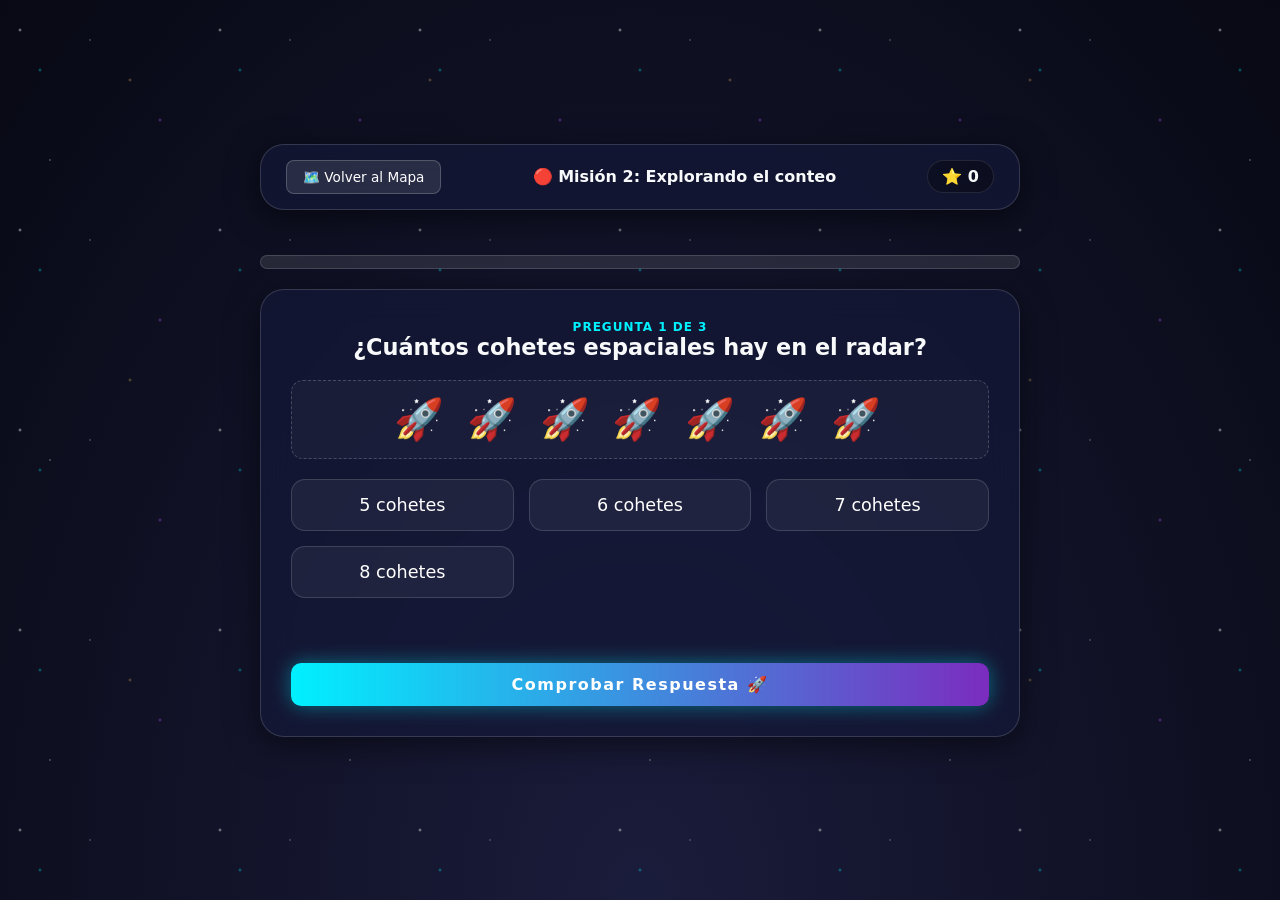
<file: mission2.html>
<!DOCTYPE html>
<html lang="es">
<head>
    <meta charset="UTF-8">
    <meta name="viewport" content="width=device-width, initial-scale=1.0">
    <title>Misión 2: Explorando el Conteo</title>
    <link rel="stylesheet" href="style.css">
    <style>
        .mission-container {
            max-width: 800px;
            margin: 0 auto;
            padding: 20px;
        }

        .mission-header {
            display: flex;
            justify-content: space-between;
            align-items: center;
            margin-bottom: 25px;
            padding: 15px 25px;
        }

        .progress-bar-container {
            width: 100%;
            height: 14px;
            background: rgba(255, 255, 255, 0.1);
            border-radius: 10px;
            overflow: hidden;
            margin: 20px 0;
            border: 1px solid rgba(255, 255, 255, 0.15);
        }

        .progress-bar-fill {
            height: 100%;
            width: 0%;
            background: linear-gradient(90deg, #00f0ff, #7b2cbf);
            transition: width 0.4s ease;
            box-shadow: 0 0 10px #00f0ff;
        }

        .question-card {
            padding: 30px;
            margin-bottom: 20px;
            text-align: center;
        }

        .question-text {
            font-size: 1.4rem;
            margin-bottom: 20px;
            font-weight: 600;
        }

        .visual-container {
            font-size: 2.5rem;
            margin: 20px 0;
            padding: 15px;
            background: rgba(255, 255, 255, 0.03);
            border-radius: 12px;
            border: 1px dashed rgba(255, 255, 255, 0.2);
            letter-spacing: 5px;
        }

        .options-grid {
            display: grid;
            grid-template-columns: repeat(auto-fit, minmax(180px, 1fr));
            gap: 15px;
            margin-bottom: 20px;
        }

        .option-btn {
            background: rgba(255, 255, 255, 0.05);
            border: 1px solid rgba(255, 255, 255, 0.15);
            color: #ffffff;
            padding: 15px;
            border-radius: 14px;
            font-size: 1.1rem;
            cursor: pointer;
            transition: all 0.2s ease;
        }

        .option-btn:hover {
            background: rgba(0, 240, 255, 0.15);
            border-color: #00f0ff;
            transform: translateY(-2px);
        }

        .option-btn.selected {
            background: rgba(0, 240, 255, 0.3);
            border-color: #00f0ff;
            box-shadow: 0 0 15px rgba(0, 240, 255, 0.4);
        }

        .feedback-message {
            min-height: 30px;
            font-size: 1.1rem;
            font-weight: 700;
            margin: 15px 0;
        }

        .feedback-correct { color: #00ff88; text-shadow: 0 0 8px rgba(0, 255, 136, 0.5); }
        .feedback-wrong { color: #ff4d4d; text-shadow: 0 0 8px rgba(255, 77, 77, 0.5); }

        .btn-primary-space {
            background: linear-gradient(90deg, #00f0ff, #7b2cbf);
            color: white;
            border: none;
            padding: 12px 24px;
            border-radius: 10px;
            font-weight: bold;
            font-size: 1rem;
            cursor: pointer;
        }

        .btn-secondary-space {
            background: rgba(255, 255, 255, 0.1);
            color: white;
            border: 1px solid rgba(255, 255, 255, 0.2);
            padding: 8px 16px;
            border-radius: 8px;
            cursor: pointer;
        }
    </style>
</head>
<body>

    <!-- Fondo de Estrellas -->
    <div id="stars-container"></div>
    <div id="stars2-container"></div>

    <div class="app-container mission-container">
        
        <!-- Header de la Misión -->
        <header class="glassmorphism mission-header">
            <!-- BOTÓN DIRIGIDO AL MAPA DE MISIONES -->
            <button id="btn-back" class="btn-secondary-space">🗺️ Volver al Mapa</button>
            <div class="user-pill">🔴 Misión 2: Explorando el conteo</div>
            <div class="stat-pill">⭐ <span id="m-stars">0</span></div>
        </header>

        <!-- Barra de Progreso de la Misión -->
        <div class="progress-bar-container">
            <div id="progress-fill" class="progress-bar-fill"></div>
        </div>

        <!-- Tarjeta del Ejercicio -->
        <main class="glassmorphism question-card">
            <div class="planet-number" id="question-number">Pregunta 1 de 3</div>
            <h2 class="question-text" id="question-text">Cargando desafío espacial...</h2>

            <div class="visual-container" id="visual-container">
                <!-- Se mostrarán los elementos a contar -->
            </div>

            <div class="options-grid" id="options-container">
                <!-- Las opciones se generarán dinámicamente -->
            </div>

            <div class="feedback-message" id="feedback"></div>

            <button id="btn-action" class="btn-primary-space" style="margin-top: 15px;">Comprobar Respuesta 🚀</button>
        </main>

    </div>

    <script>
        const preguntas = [
            {
                texto: "¿Cuántos cohetes espaciales hay en el radar?",
                visual: "🚀 🚀 🚀 🚀 🚀 🚀 🚀",
                opciones: ["5 cohetes", "6 cohetes", "7 cohetes", "8 cohetes"],
                correcta: 2
            },
            {
                texto: "Cuenta los meteoritos que se aproximan:",
                visual: "☄️ ☄️ ☄️ ☄️",
                opciones: ["3 meteoritos", "4 meteoritos", "5 meteoritos", "2 meteoritos"],
                correcta: 1
            },
            {
                texto: "Si contamos de 2 en 2... ¿Qué número falta en la secuencia? [ 2, 4, 6, __, 10 ]",
                visual: "🛸 🛸 🛸 ❓ 🛸",
                opciones: ["7", "8", "9", "12"],
                correcta: 1
            }
        ];

        let indicePregunta = 0;
        let opcionSeleccionada = null;
        let estrellasGanadas = 0;

        const elPreguntaNum = document.getElementById("question-number");
        const elPreguntaTexto = document.getElementById("question-text");
        const elVisual = document.getElementById("visual-container");
        const elOpciones = document.getElementById("options-container");
        const elFeedback = document.getElementById("feedback");
        const elBtnAction = document.getElementById("btn-action");
        const elProgress = document.getElementById("progress-fill");

        function cargarPregunta() {
            opcionSeleccionada = null;
            elFeedback.textContent = "";
            elBtnAction.textContent = "Comprobar Respuesta 🚀";

            const p = preguntas[indicePregunta];
            elPreguntaNum.textContent = `Pregunta ${indicePregunta + 1} de ${preguntas.length}`;
            elPreguntaTexto.textContent = p.texto;
            elVisual.textContent = p.visual;
            elProgress.style.width = `${((indicePregunta) / preguntas.length) * 100}%`;

            elOpciones.innerHTML = "";
            p.opciones.forEach((op, idx) => {
                const btn = document.createElement("button");
                btn.className = "option-btn";
                btn.textContent = op;
                btn.onclick = () => seleccionarOpcion(idx, btn);
                elOpciones.appendChild(btn);
            });
        }

        function seleccionarOpcion(index, element) {
            document.querySelectorAll(".option-btn").forEach(b => b.classList.remove("selected"));
            element.classList.add("selected");
            opcionSeleccionada = index;
        }

        elBtnAction.addEventListener("click", () => {
            if (elBtnAction.textContent.includes("Siguiente") || elBtnAction.textContent.includes("Finalizar")) {
                indicePregunta++;
                if (indicePregunta < preguntas.length) {
                    cargarPregunta();
                } else {
                    finalizarMision();
                }
                return;
            }

            if (opcionSeleccionada === null) {
                elFeedback.className = "feedback-message feedback-wrong";
                elFeedback.textContent = "¡Selecciona una respuesta primero!";
                return;
            }

            const p = preguntas[indicePregunta];
            if (opcionSeleccionada === p.correcta) {
                estrellasGanadas++;
                document.getElementById("m-stars").textContent = estrellasGanadas;
                elFeedback.className = "feedback-message feedback-correct";
                elFeedback.textContent = "✨ ¡Correcto! Has contado a la perfección.";
            } else {
                elFeedback.className = "feedback-message feedback-wrong";
                elFeedback.textContent = "❌ Incorrecto. ¡Vuelve a contar bien!";
            }

            elBtnAction.textContent = (indicePregunta + 1 < preguntas.length) ? "Siguiente Pregunta ➡" : "Finalizar Misión 🏆";
        });

        function finalizarMision() {
            elProgress.style.width = "100%";
            
            // Cargar estado previo
            let data = {};
            try {
                const saved = localStorage.getItem("GAME_STATE") || localStorage.getItem("MISION_ESPACIAL_DATA");
                if (saved) data = JSON.parse(saved);
            } catch(e) {}

            data.stars = (data.stars || 0) + estrellasGanadas;
            data.points = (data.points || 0) + (estrellasGanadas * 50);
            
            // Marcar Misión 2 completada
            if (!data.completedMissions) data.completedMissions = [];
            if (!data.completedMissions.includes(2)) data.completedMissions.push(2);

            // Desbloquear Misión 3
            if (!data.unlockedMissions) data.unlockedMissions = [1, 2];
            if (!data.unlockedMissions.includes(3)) data.unlockedMissions.push(3);

            // Guardar progreso global
            localStorage.setItem("MISION_ESPACIAL_DATA", JSON.stringify(data));
            localStorage.setItem("GAME_STATE", JSON.stringify(data));

            alert(`🎉 ¡Misión 2 Completada!\nHas ganado ${estrellasGanadas} estrellas y desbloqueado la Misión 3.`);
            
            // Redirigir directamente a map.html
            window.location.href = "map.html";
        }

        // REDIRECCIÓN DIRECTA AL MAPA DESDE EL BOTÓN VOLVER
        document.getElementById("btn-back").addEventListener("click", () => {
            window.location.href = "map.html";
        });

        cargarPregunta();
    </script>
</body>
</html>
</file>
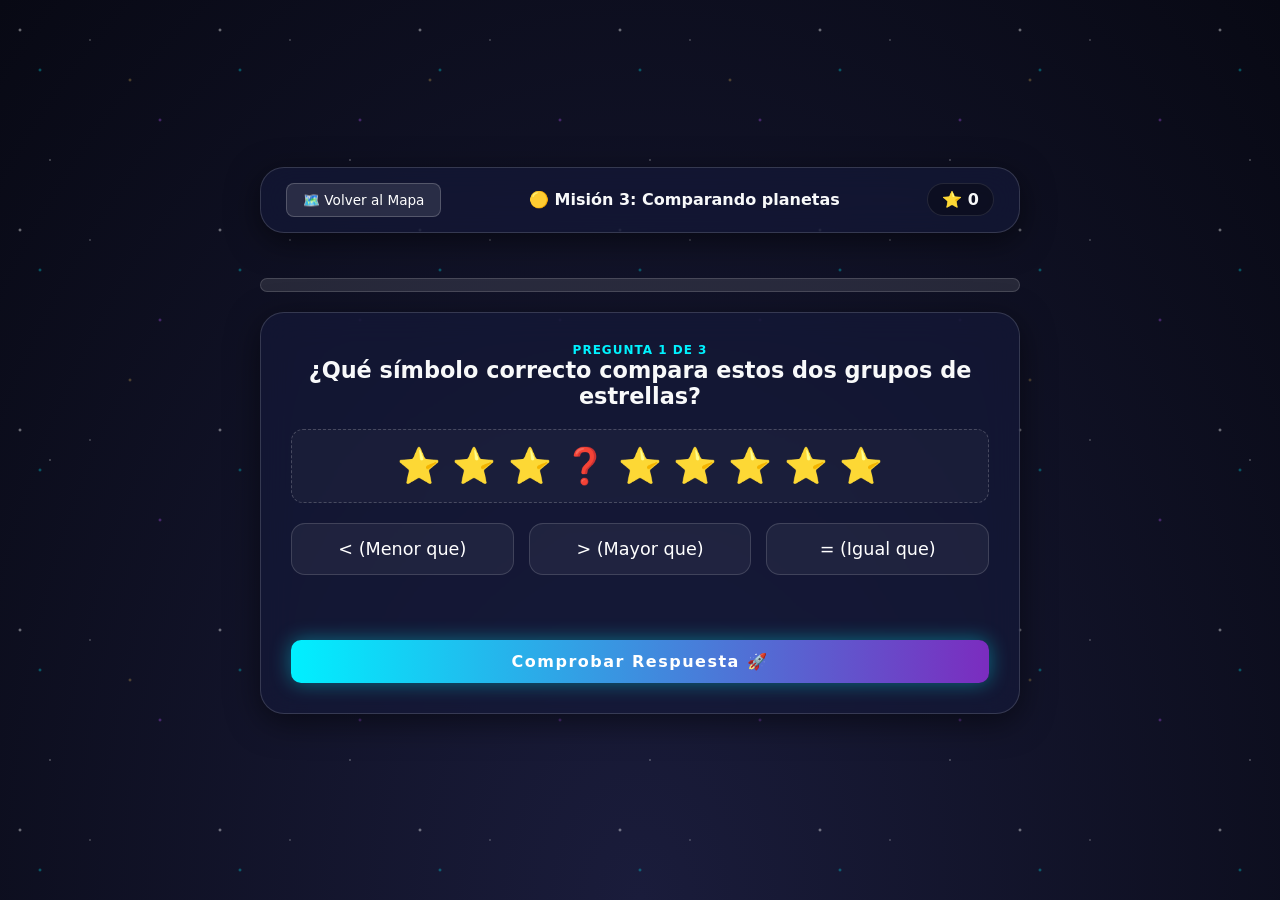
<file: mission3.html>
<!DOCTYPE html>
<html lang="es">
<head>
    <meta charset="UTF-8">
    <meta name="viewport" content="width=device-width, initial-scale=1.0">
    <title>Misión 3: Comparando Planetas</title>
    <link rel="stylesheet" href="style.css">
    <style>
        .mission-container {
            max-width: 800px;
            margin: 0 auto;
            padding: 20px;
        }

        .mission-header {
            display: flex;
            justify-content: space-between;
            align-items: center;
            margin-bottom: 25px;
            padding: 15px 25px;
        }

        .progress-bar-container {
            width: 100%;
            height: 14px;
            background: rgba(255, 255, 255, 0.1);
            border-radius: 10px;
            overflow: hidden;
            margin: 20px 0;
            border: 1px solid rgba(255, 255, 255, 0.15);
        }

        .progress-bar-fill {
            height: 100%;
            width: 0%;
            background: linear-gradient(90deg, #00f0ff, #7b2cbf);
            transition: width 0.4s ease;
            box-shadow: 0 0 10px #00f0ff;
        }

        .question-card {
            padding: 30px;
            margin-bottom: 20px;
            text-align: center;
        }

        .question-text {
            font-size: 1.4rem;
            margin-bottom: 20px;
            font-weight: 600;
        }

        .visual-container {
            font-size: 2.2rem;
            margin: 20px 0;
            padding: 15px;
            background: rgba(255, 255, 255, 0.03);
            border-radius: 12px;
            border: 1px dashed rgba(255, 255, 255, 0.2);
            display: flex;
            justify-content: center;
            align-items: center;
            gap: 20px;
        }

        .options-grid {
            display: grid;
            grid-template-columns: repeat(auto-fit, minmax(180px, 1fr));
            gap: 15px;
            margin-bottom: 20px;
        }

        .option-btn {
            background: rgba(255, 255, 255, 0.05);
            border: 1px solid rgba(255, 255, 255, 0.15);
            color: #ffffff;
            padding: 15px;
            border-radius: 14px;
            font-size: 1.1rem;
            cursor: pointer;
            transition: all 0.2s ease;
        }

        .option-btn:hover {
            background: rgba(0, 240, 255, 0.15);
            border-color: #00f0ff;
            transform: translateY(-2px);
        }

        .option-btn.selected {
            background: rgba(0, 240, 255, 0.3);
            border-color: #00f0ff;
            box-shadow: 0 0 15px rgba(0, 240, 255, 0.4);
        }

        .feedback-message {
            min-height: 30px;
            font-size: 1.1rem;
            font-weight: 700;
            margin: 15px 0;
        }

        .feedback-correct { color: #00ff88; text-shadow: 0 0 8px rgba(0, 255, 136, 0.5); }
        .feedback-wrong { color: #ff4d4d; text-shadow: 0 0 8px rgba(255, 77, 77, 0.5); }

        .btn-primary-space {
            background: linear-gradient(90deg, #00f0ff, #7b2cbf);
            color: white;
            border: none;
            padding: 12px 24px;
            border-radius: 10px;
            font-weight: bold;
            font-size: 1rem;
            cursor: pointer;
        }

        .btn-secondary-space {
            background: rgba(255, 255, 255, 0.1);
            color: white;
            border: 1px solid rgba(255, 255, 255, 0.2);
            padding: 8px 16px;
            border-radius: 8px;
            cursor: pointer;
        }
    </style>
</head>
<body>

    <!-- Fondo de Estrellas -->
    <div id="stars-container"></div>
    <div id="stars2-container"></div>

    <div class="app-container mission-container">
        
        <!-- Header de la Misión -->
        <header class="glassmorphism mission-header">
            <!-- BOTÓN DIRIGIDO AL MAPA DE MISIONES -->
            <button id="btn-back" class="btn-secondary-space">🗺️ Volver al Mapa</button>
            <div class="user-pill">🟡 Misión 3: Comparando planetas</div>
            <div class="stat-pill">⭐ <span id="m-stars">0</span></div>
        </header>

        <!-- Barra de Progreso de la Misión -->
        <div class="progress-bar-container">
            <div id="progress-fill" class="progress-bar-fill"></div>
        </div>

        <!-- Tarjeta del Ejercicio -->
        <main class="glassmorphism question-card">
            <div class="planet-number" id="question-number">Pregunta 1 de 3</div>
            <h2 class="question-text" id="question-text">Cargando desafío espacial...</h2>

            <div class="visual-container" id="visual-container">
                <!-- Se mostrarán los elementos a comparar -->
            </div>

            <div class="options-grid" id="options-container">
                <!-- Las opciones se generarán dinámicamente -->
            </div>

            <div class="feedback-message" id="feedback"></div>

            <button id="btn-action" class="btn-primary-space" style="margin-top: 15px;">Comprobar Respuesta 🚀</button>
        </main>

    </div>

    <script>
        const preguntas = [
            {
                texto: "¿Qué símbolo correcto compara estos dos grupos de estrellas?",
                visual: "⭐ ⭐ ⭐  ❓  ⭐ ⭐ ⭐ ⭐ ⭐",
                opciones: ["< (Menor que)", "> (Mayor que)", "= (Igual que)"],
                correcta: 0
            },
            {
                texto: "¿Cuál número es MAYOR entre el diámetro de estas dos lunas?",
                visual: "🔴 8,450 km  VS  🔵 8,540 km",
                opciones: ["8,450 km", "8,540 km", "Son iguales"],
                correcta: 1
            },
            {
                texto: "¿Qué relación es correcta para estos dos escuadrones de naves?",
                visual: "🛸 🛸 🛸 🛸  ❓  🛸 🛸 🛸 🛸",
                opciones: ["< (Menor que)", "> (Mayor que)", "= (Igual a)"],
                correcta: 2
            }
        ];

        let indicePregunta = 0;
        let opcionSeleccionada = null;
        let estrellasGanadas = 0;

        const elPreguntaNum = document.getElementById("question-number");
        const elPreguntaTexto = document.getElementById("question-text");
        const elVisual = document.getElementById("visual-container");
        const elOpciones = document.getElementById("options-container");
        const elFeedback = document.getElementById("feedback");
        const elBtnAction = document.getElementById("btn-action");
        const elProgress = document.getElementById("progress-fill");

        function cargarPregunta() {
            opcionSeleccionada = null;
            elFeedback.textContent = "";
            elBtnAction.textContent = "Comprobar Respuesta 🚀";

            const p = preguntas[indicePregunta];
            elPreguntaNum.textContent = `Pregunta ${indicePregunta + 1} de ${preguntas.length}`;
            elPreguntaTexto.textContent = p.texto;
            elVisual.textContent = p.visual;
            elProgress.style.width = `${((indicePregunta) / preguntas.length) * 100}%`;

            elOpciones.innerHTML = "";
            p.opciones.forEach((op, idx) => {
                const btn = document.createElement("button");
                btn.className = "option-btn";
                btn.textContent = op;
                btn.onclick = () => seleccionarOpcion(idx, btn);
                elOpciones.appendChild(btn);
            });
        }

        function seleccionarOpcion(index, element) {
            document.querySelectorAll(".option-btn").forEach(b => b.classList.remove("selected"));
            element.classList.add("selected");
            opcionSeleccionada = index;
        }

        elBtnAction.addEventListener("click", () => {
            if (elBtnAction.textContent.includes("Siguiente") || elBtnAction.textContent.includes("Finalizar")) {
                indicePregunta++;
                if (indicePregunta < preguntas.length) {
                    cargarPregunta();
                } else {
                    finalizarMision();
                }
                return;
            }

            if (opcionSeleccionada === null) {
                elFeedback.className = "feedback-message feedback-wrong";
                elFeedback.textContent = "¡Selecciona una respuesta primero!";
                return;
            }

            const p = preguntas[indicePregunta];
            if (opcionSeleccionada === p.correcta) {
                estrellasGanadas++;
                document.getElementById("m-stars").textContent = estrellasGanadas;
                elFeedback.className = "feedback-message feedback-correct";
                elFeedback.textContent = "✨ ¡Correcto! Comparación espacial impecable.";
            } else {
                elFeedback.className = "feedback-message feedback-wrong";
                elFeedback.textContent = "❌ Incorrecto. ¡Compara bien los datos!";
            }

            elBtnAction.textContent = (indicePregunta + 1 < preguntas.length) ? "Siguiente Pregunta ➡" : "Finalizar Misión 🏆";
        });

        function finalizarMision() {
            elProgress.style.width = "100%";
            
            // Cargar estado previo
            let data = {};
            try {
                const saved = localStorage.getItem("GAME_STATE") || localStorage.getItem("MISION_ESPACIAL_DATA");
                if (saved) data = JSON.parse(saved);
            } catch(e) {}

            data.stars = (data.stars || 0) + estrellasGanadas;
            data.points = (data.points || 0) + (estrellasGanadas * 50);
            
            // Marcar Misión 3 completada
            if (!data.completedMissions) data.completedMissions = [];
            if (!data.completedMissions.includes(3)) data.completedMissions.push(3);

            // Desbloquear Misión 4
            if (!data.unlockedMissions) data.unlockedMissions = [1, 2, 3];
            if (!data.unlockedMissions.includes(4)) data.unlockedMissions.push(4);

            // Guardar progreso global
            localStorage.setItem("MISION_ESPACIAL_DATA", JSON.stringify(data));
            localStorage.setItem("GAME_STATE", JSON.stringify(data));

            alert(`🎉 ¡Misión 3 Completada!\nHas ganado ${estrellasGanadas} estrellas y desbloqueado la Misión 4.`);
            
            // Redirigir directamente a map.html
            window.location.href = "map.html";
        }

        // REDIRECCIÓN DIRECTA AL MAPA DESDE EL BOTÓN VOLVER
        document.getElementById("btn-back").addEventListener("click", () => {
            window.location.href = "map.html";
        });

        cargarPregunta();
    </script>
</body>
</html>
</file>
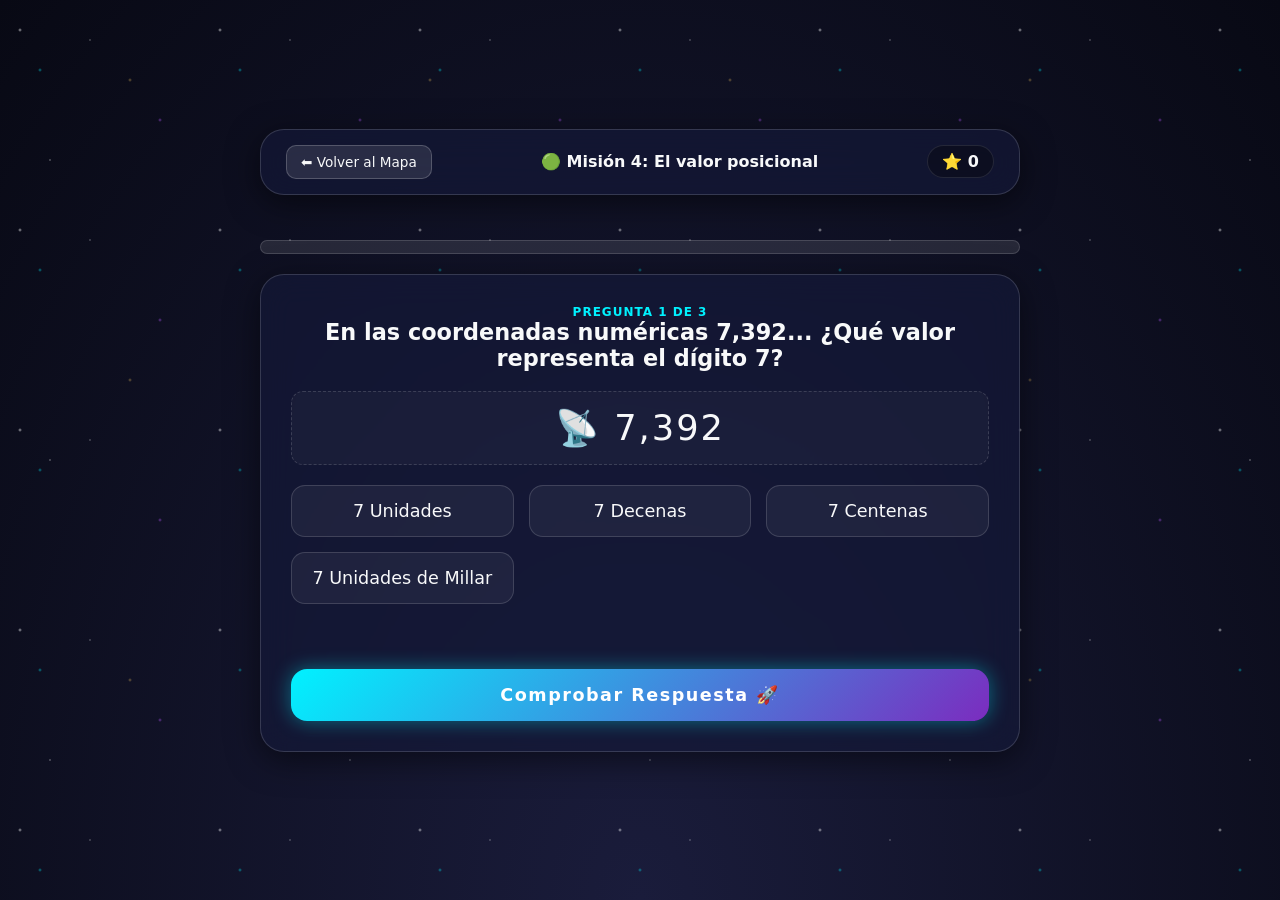
<file: mission4.html>
<!DOCTYPE html>
<html lang="es">
<head>
    <meta charset="UTF-8">
    <meta name="viewport" content="width=device-width, initial-scale=1.0">
    <title>Misión 4: El Valor Posicional</title>
    <link rel="stylesheet" href="style.css">
    <style>
        .mission-container {
            max-width: 800px;
            margin: 0 auto;
            padding: 20px;
        }

        .mission-header {
            display: flex;
            justify-content: space-between;
            align-items: center;
            margin-bottom: 25px;
            padding: 15px 25px;
        }

        .progress-bar-container {
            width: 100%;
            height: 14px;
            background: rgba(255, 255, 255, 0.1);
            border-radius: 10px;
            overflow: hidden;
            margin: 20px 0;
            border: 1px solid var(--glass-border);
        }

        .progress-bar-fill {
            height: 100%;
            width: 0%;
            background: linear-gradient(90deg, var(--primary-cyan), var(--primary-violet));
            transition: width 0.4s ease;
            box-shadow: 0 0 10px var(--primary-cyan);
        }

        .question-card {
            padding: 30px;
            margin-bottom: 20px;
            text-align: center;
        }

        .question-text {
            font-size: 1.4rem;
            margin-bottom: 20px;
            font-weight: 600;
        }

        .visual-container {
            font-size: 2.2rem;
            margin: 20px 0;
            padding: 15px;
            background: rgba(255, 255, 255, 0.03);
            border-radius: 12px;
            border: 1px dashed var(--glass-border);
            display: flex;
            justify-content: center;
            align-items: center;
            gap: 15px;
            letter-spacing: 2px;
        }

        .options-grid {
            display: grid;
            grid-template-columns: repeat(auto-fit, minmax(180px, 1fr));
            gap: 15px;
            margin-bottom: 20px;
        }

        .option-btn {
            background: rgba(255, 255, 255, 0.05);
            border: 1px solid var(--glass-border);
            color: var(--text-light);
            padding: 15px;
            border-radius: 14px;
            font-size: 1.1rem;
            cursor: pointer;
            transition: all 0.2s ease;
        }

        .option-btn:hover:not(:disabled) {
            background: rgba(0, 242, 255, 0.15);
            border-color: var(--primary-cyan);
            transform: translateY(-2px);
        }

        .option-btn.selected {
            background: rgba(0, 242, 255, 0.3);
            border-color: var(--primary-cyan);
            box-shadow: 0 0 15px rgba(0, 242, 255, 0.4);
        }

        .option-btn:disabled {
            cursor: not-allowed;
            opacity: 0.7;
        }

        .feedback-message {
            min-height: 30px;
            font-size: 1.1rem;
            font-weight: 700;
            margin: 15px 0;
        }

        .feedback-correct { color: #00ff88; text-shadow: 0 0 8px rgba(0, 255, 136, 0.5); }
        .feedback-wrong { color: #ff4d4d; text-shadow: 0 0 8px rgba(255, 77, 77, 0.5); }
    </style>
</head>
<body>

    <!-- Fondo de Estrellas -->
    <div id="stars-container"></div>
    <div id="stars2-container"></div>

    <div class="app-container mission-container">
        
        <!-- Header de la Misión -->
        <header class="glassmorphism mission-header">
            <button id="btn-back" class="btn-secondary-space">⬅ Volver al Mapa</button>
            <div class="user-pill">🟢 Misión 4: El valor posicional</div>
            <div class="stat-pill">⭐ <span id="m-stars">0</span></div>
        </header>

        <!-- Barra de Progreso de la Misión -->
        <div class="progress-bar-container">
            <div id="progress-fill" class="progress-bar-fill"></div>
        </div>

        <!-- Tarjeta del Ejercicio -->
        <main class="glassmorphism question-card">
            <div class="planet-number" id="question-number">Pregunta 1 de 3</div>
            <h2 class="question-text" id="question-text">Cargando desafío espacial...</h2>

            <div class="visual-container" id="visual-container">
                <!-- Se mostrará el desafío gráfico -->
            </div>

            <div class="options-grid" id="options-container">
                <!-- Las opciones se generarán dinámicamente -->
            </div>

            <div class="feedback-message" id="feedback"></div>

            <button id="btn-action" class="btn-primary-space" style="margin-top: 15px;">Comprobar Respuesta 🚀</button>
        </main>

    </div>

    <script>
        const preguntas = [
            {
                texto: "En las coordenadas numéricas 7,392... ¿Qué valor representa el dígito 7?",
                visual: "📡 7,392",
                opciones: ["7 Unidades", "7 Decenas", "7 Centenas", "7 Unidades de Millar"],
                correcta: 3
            },
            {
                texto: "¿Qué número equivale a: 5 Centenas + 8 Decenas + 3 Unidades?",
                visual: "🧮 [ 5C + 8D + 3U ]",
                opciones: ["583", "853", "385", "5,830"],
                correcta: 0
            },
            {
                texto: "¿En cuál de estas posiciones cósmicas el dígito 4 equivale a 400 unidades?",
                visual: "🛸 ¿Dónde el 4 vale 400?",
                opciones: ["4,120", "1,420", "2,140", "2,104"],
                correcta: 1
            }
        ];

        let indicePregunta = 0;
        let opcionSeleccionada = null;
        let estrellasGanadas = 0;
        let estrellasIniciales = 0;

        const elPreguntaNum = document.getElementById("question-number");
        const elPreguntaTexto = document.getElementById("question-text");
        const elVisual = document.getElementById("visual-container");
        const elOpciones = document.getElementById("options-container");
        const elFeedback = document.getElementById("feedback");
        const elBtnAction = document.getElementById("btn-action");
        const elProgress = document.getElementById("progress-fill");

        // Cargar estado inicial de estrellas
        function cargarEstadoInicial() {
            try {
                const saved = localStorage.getItem("GAME_STATE") || localStorage.getItem("MISION_ESPACIAL_DATA");
                if (saved) {
                    const parsed = JSON.parse(saved);
                    estrellasIniciales = parsed.stars || 0;
                }
            } catch(e) {
                estrellasIniciales = 0;
            }
            actualizarMarcadorEstrellas();
        }

        function actualizarMarcadorEstrellas() {
            document.getElementById("m-stars").textContent = estrellasIniciales + estrellasGanadas;
        }

        function cargarPregunta() {
            opcionSeleccionada = null;
            elFeedback.textContent = "";
            elBtnAction.textContent = "Comprobar Respuesta 🚀";

            const p = preguntas[indicePregunta];
            elPreguntaNum.textContent = `Pregunta ${indicePregunta + 1} de ${preguntas.length}`;
            elPreguntaTexto.textContent = p.texto;
            elVisual.textContent = p.visual;
            elProgress.style.width = `${((indicePregunta) / preguntas.length) * 100}%`;

            elOpciones.innerHTML = "";
            p.opciones.forEach((op, idx) => {
                const btn = document.createElement("button");
                btn.className = "option-btn";
                btn.textContent = op;
                btn.onclick = () => seleccionarOpcion(idx, btn);
                elOpciones.appendChild(btn);
            });
        }

        function seleccionarOpcion(index, element) {
            document.querySelectorAll(".option-btn").forEach(b => b.classList.remove("selected"));
            element.classList.add("selected");
            opcionSeleccionada = index;
        }

        elBtnAction.addEventListener("click", () => {
            if (elBtnAction.textContent.includes("Siguiente") || elBtnAction.textContent.includes("Finalizar")) {
                indicePregunta++;
                if (indicePregunta < preguntas.length) {
                    cargarPregunta();
                } else {
                    finalizarMision();
                }
                return;
            }

            if (opcionSeleccionada === null) {
                elFeedback.className = "feedback-message feedback-wrong";
                elFeedback.textContent = "¡Selecciona una respuesta primero!";
                return;
            }

            // Deshabilitar botones para evitar cambios tras comprobar
            document.querySelectorAll(".option-btn").forEach(b => b.disabled = true);

            const p = preguntas[indicePregunta];
            if (opcionSeleccionada === p.correcta) {
                estrellasGanadas++;
                actualizarMarcadorEstrellas();
                elFeedback.className = "feedback-message feedback-correct";
                elFeedback.textContent = "✨ ¡Correcto! Posicionamiento estelar perfecto.";
            } else {
                elFeedback.className = "feedback-message feedback-wrong";
                elFeedback.textContent = "❌ Incorrecto. ¡Revisa bien el valor de cada cifra!";
            }

            elBtnAction.textContent = (indicePregunta + 1 < preguntas.length) ? "Siguiente Pregunta ➡" : "Finalizar Misión 🏆";
        });

        function finalizarMision() {
            elProgress.style.width = "100%";
            
            // Cargar datos previos
            let data = { stars: 0, points: 0, completedMissions: [], unlockedMissions: [1] };
            try {
                const saved = localStorage.getItem("GAME_STATE") || localStorage.getItem("MISION_ESPACIAL_DATA");
                if (saved) {
                    data = Object.assign(data, JSON.parse(saved));
                }
            } catch(e) {}

            // Actualizar datos
            data.stars = (data.stars || 0) + estrellasGanadas;
            data.points = (data.points || 0) + (estrellasGanadas * 50);

            if (!data.completedMissions) data.completedMissions = [];
            if (!data.completedMissions.includes(4)) data.completedMissions.push(4);

            if (!data.unlockedMissions) data.unlockedMissions = [1];
            if (!data.unlockedMissions.includes(5)) data.unlockedMissions.push(5);

            // Guardar en ambas claves para mantener compatibilidad
            const dataString = JSON.stringify(data);
            localStorage.setItem("GAME_STATE", dataString);
            localStorage.setItem("MISION_ESPACIAL_DATA", dataString);

            alert(`🎉 ¡Misión 4 Completada!\nHas ganado ${estrellasGanadas} estrellas y desbloqueado la Misión 5.`);
            window.location.href = "map.html";
        }

        document.getElementById("btn-back").addEventListener("click", () => {
            window.location.href = "map.html";
        });

        cargarEstadoInicial();
        cargarPregunta();
    </script>
</body>
</html>
</file>
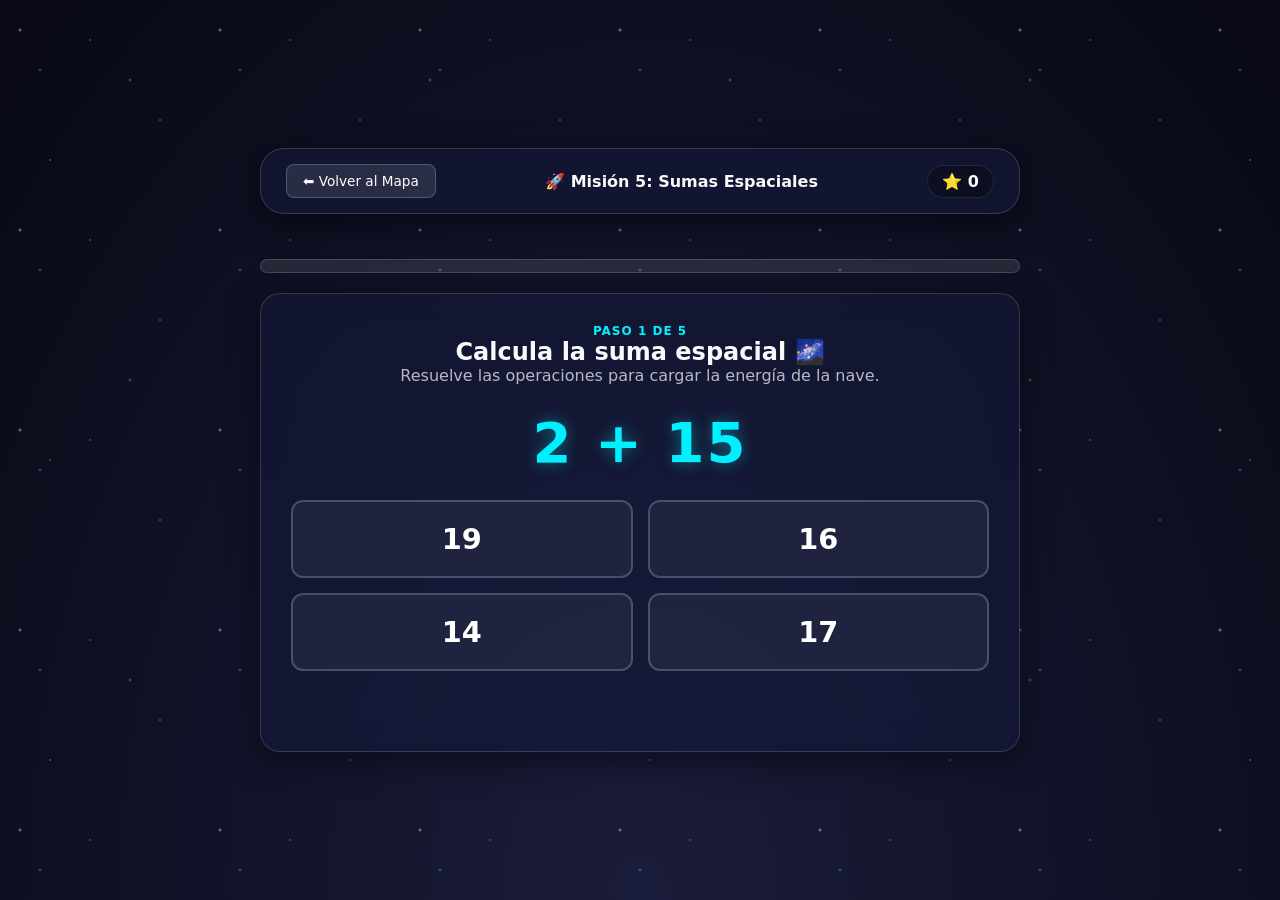
<file: mission5.html>
<!DOCTYPE html>
<html lang="es">
<head>
    <meta charset="UTF-8">
    <meta name="viewport" content="width=device-width, initial-scale=1.0">
    <title>Misión 5: Sumas Espaciales</title>
    <link rel="stylesheet" href="style.css">
    <style>
        .mission-container {
            max-width: 800px;
            margin: 0 auto;
            padding: 20px;
        }

        .mission-header {
            display: flex;
            justify-content: space-between;
            align-items: center;
            padding: 15px 25px;
            margin-bottom: 25px;
        }

        .progress-bar-container {
            width: 100%;
            height: 14px;
            background: rgba(255, 255, 255, 0.1);
            border-radius: 10px;
            overflow: hidden;
            margin: 20px 0;
            border: 1px solid var(--glass-border);
        }

        .progress-bar-fill {
            height: 100%;
            width: 0%;
            background: linear-gradient(90deg, var(--primary-cyan), var(--primary-violet));
            transition: width 0.4s ease;
            box-shadow: 0 0 10px var(--primary-cyan);
        }

        .game-card {
            padding: 30px;
            text-align: center;
            border-radius: 20px;
        }

        .problem-display {
            font-size: 3.5rem;
            font-weight: bold;
            margin: 25px 0;
            letter-spacing: 2px;
            color: #00f0ff;
            text-shadow: 0 0 15px rgba(0, 240, 255, 0.4);
        }

        .options-grid {
            display: grid;
            grid-template-columns: repeat(2, 1fr);
            gap: 15px;
            margin-top: 25px;
        }

        .btn-option {
            padding: 20px;
            font-size: 1.8rem;
            font-weight: bold;
            background: rgba(255, 255, 255, 0.05);
            border: 2px solid rgba(255, 255, 255, 0.2);
            color: white;
            border-radius: 12px;
            cursor: pointer;
            transition: all 0.2s ease;
        }

        .btn-option:hover:not(:disabled) {
            background: rgba(0, 240, 255, 0.2);
            border-color: #00f0ff;
            transform: scale(1.03);
        }

        .btn-option:disabled {
            cursor: not-allowed;
            opacity: 0.7;
        }

        .btn-secondary-space {
            background: rgba(255, 255, 255, 0.1);
            color: white;
            border: 1px solid rgba(255, 255, 255, 0.2);
            padding: 8px 16px;
            border-radius: 8px;
            cursor: pointer;
        }

        .feedback {
            margin-top: 20px;
            font-size: 1.2rem;
            min-height: 30px;
            font-weight: bold;
        }

        .correct { color: #00ff88; }
        .incorrect { color: #ff4757; }
    </style>
</head>
<body>

    <div id="stars-container"></div>
    <div id="stars2-container"></div>

    <div class="app-container mission-container">
        
        <!-- Header de la Misión -->
        <header class="glassmorphism mission-header">
            <button id="btn-back" class="btn-secondary-space">⬅ Volver al Mapa</button>
            <div class="user-pill">🚀 Misión 5: Sumas Espaciales</div>
            <div class="stat-pill">⭐ <span id="stars-count">0</span></div>
        </header>

        <!-- Barra de Progreso -->
        <div class="progress-bar-container">
            <div id="progress-fill" class="progress-bar-fill"></div>
        </div>

        <!-- Tarjeta del Juego -->
        <main class="glassmorphism game-card" id="game-card">
            <div class="planet-number" id="question-number">Paso 1 de 5</div>
            <h2>Calcula la suma espacial 🌌</h2>
            <p style="color: rgba(255, 255, 255, 0.7);">Resuelve las operaciones para cargar la energía de la nave.</p>

            <div class="problem-display" id="problem">0 + 0</div>

            <div class="options-grid" id="options">
                <!-- Se generan dinámicamente -->
            </div>

            <div class="feedback" id="feedback"></div>
        </main>

    </div>

    <script>
        const MISSION_ID = 5;
        let num1 = 0;
        let num2 = 0;
        let respuestaCorrecta = 0;
        let aciertos = 0;
        const totalParaGanar = 5;
        let estrellasGanadas = 0;
        let estrellasIniciales = 0;

        const elStarsCount = document.getElementById("stars-count");
        const elProgressFill = document.getElementById("progress-fill");
        const elQuestionNumber = document.getElementById("question-number");

        // Cargar estado inicial preservando todos los campos
        function cargarEstadoInicial() {
            try {
                const saved = localStorage.getItem("GAME_STATE") || localStorage.getItem("MISION_ESPACIAL_DATA");
                if (saved) {
                    const parsed = JSON.parse(saved);
                    estrellasIniciales = parsed.stars || 0;
                }
            } catch(e) {
                estrellasIniciales = 0;
            }
            actualizarMarcadorEstrellas();
        }

        function actualizarMarcadorEstrellas() {
            elStarsCount.textContent = estrellasIniciales + estrellasGanadas;
        }

        // Generar un nuevo problema de suma
        function generarProblema() {
            document.getElementById("feedback").textContent = "";
            
            // Actualizar número de paso y barra de progreso
            elQuestionNumber.textContent = `Paso ${aciertos + 1} de ${totalParaGanar}`;
            elProgressFill.style.width = `${(aciertos / totalParaGanar) * 100}%`;

            num1 = Math.floor(Math.random() * 20) + 1;
            num2 = Math.floor(Math.random() * 20) + 1;
            respuestaCorrecta = num1 + num2;

            document.getElementById("problem").textContent = `${num1} + ${num2}`;

            // Crear opciones (1 correcta y 3 falsas)
            let opciones = new Set([respuestaCorrecta]);
            while (opciones.size < 4) {
                let desvio = Math.floor(Math.random() * 7) - 3;
                let opcionFalsa = respuestaCorrecta + desvio;
                if (opcionFalsa > 0 && opcionFalsa !== respuestaCorrecta) {
                    opciones.add(opcionFalsa);
                }
            }

            const opcionesArray = Array.from(opciones).sort(() => Math.random() - 0.5);

            const container = document.getElementById("options");
            container.innerHTML = "";
            opcionesArray.forEach(opt => {
                const btn = document.createElement("button");
                btn.className = "btn-option";
                btn.textContent = opt;
                btn.onclick = () => verificarRespuesta(opt, btn);
                container.appendChild(btn);
            });
        }

        // Validar respuesta
        function verificarRespuesta(seleccion, boton) {
            const feedbackEl = document.getElementById("feedback");
            const todosBotones = document.querySelectorAll(".btn-option");

            if (seleccion === respuestaCorrecta) {
                todosBotones.forEach(b => b.disabled = true);
                
                aciertos++;
                estrellasGanadas++;
                actualizarMarcadorEstrellas();
                
                feedbackEl.className = "feedback correct";
                feedbackEl.textContent = "¡Excelente! 🚀 Suma correcta.";

                if (aciertos >= totalParaGanar) {
                    elProgressFill.style.width = "100%";
                    setTimeout(completarMision, 1000);
                } else {
                    setTimeout(generarProblema, 1000);
                }
            } else {
                boton.disabled = true;
                feedbackEl.className = "feedback incorrect";
                feedbackEl.textContent = "¡Casi! Revisa tu cálculo e inténtalo de nuevo. ☄️";
            }
        }

        // Guardar datos sin perder misiones desbloqueadas previamente
        function completarMision() {
            let data = { stars: 0, points: 0, completedMissions: [], unlockedMissions: [1] };
            
            try {
                const saved = localStorage.getItem("GAME_STATE") || localStorage.getItem("MISION_ESPACIAL_DATA");
                if (saved) {
                    data = Object.assign(data, JSON.parse(saved));
                }
            } catch(e) {}

            // Actualizar datos
            data.stars = (data.stars || 0) + estrellasGanadas;
            data.points = (data.points || 0) + (estrellasGanadas * 50);

            if (!data.completedMissions) data.completedMissions = [];
            if (!data.completedMissions.includes(MISSION_ID)) data.completedMissions.push(MISSION_ID);

            if (!data.unlockedMissions) data.unlockedMissions = [1];
            if (!data.unlockedMissions.includes(6)) data.unlockedMissions.push(6);

            // Guardar en ambas claves para garantizar compatibilidad
            const dataString = JSON.stringify(data);
            localStorage.setItem("GAME_STATE", dataString);
            localStorage.setItem("MISION_ESPACIAL_DATA", dataString);

            const card = document.getElementById("game-card");
            card.innerHTML = `
                <h1 style="font-size: 2.5rem; margin-bottom: 15px; color: #00ff88;">🎉 ¡Misión 5 Completada! 🎉</h1>
                <p style="font-size: 1.2rem; margin-bottom: 25px;">Has completado las sumas y desbloqueado la Misión 6.</p>
                <button class="btn-option" style="background: linear-gradient(90deg, #00f0ff, #7b2cbf); width: 80%; margin: 0 auto;" onclick="window.location.href='map.html'">
                    Volver al Mapa de Misiones 🚀
                </button>
            `;
        }

        document.getElementById("btn-back").addEventListener("click", () => {
            window.location.href = "map.html";
        });

        cargarEstadoInicial();
        generarProblema();
    </script>
</body>
</html>
</file>
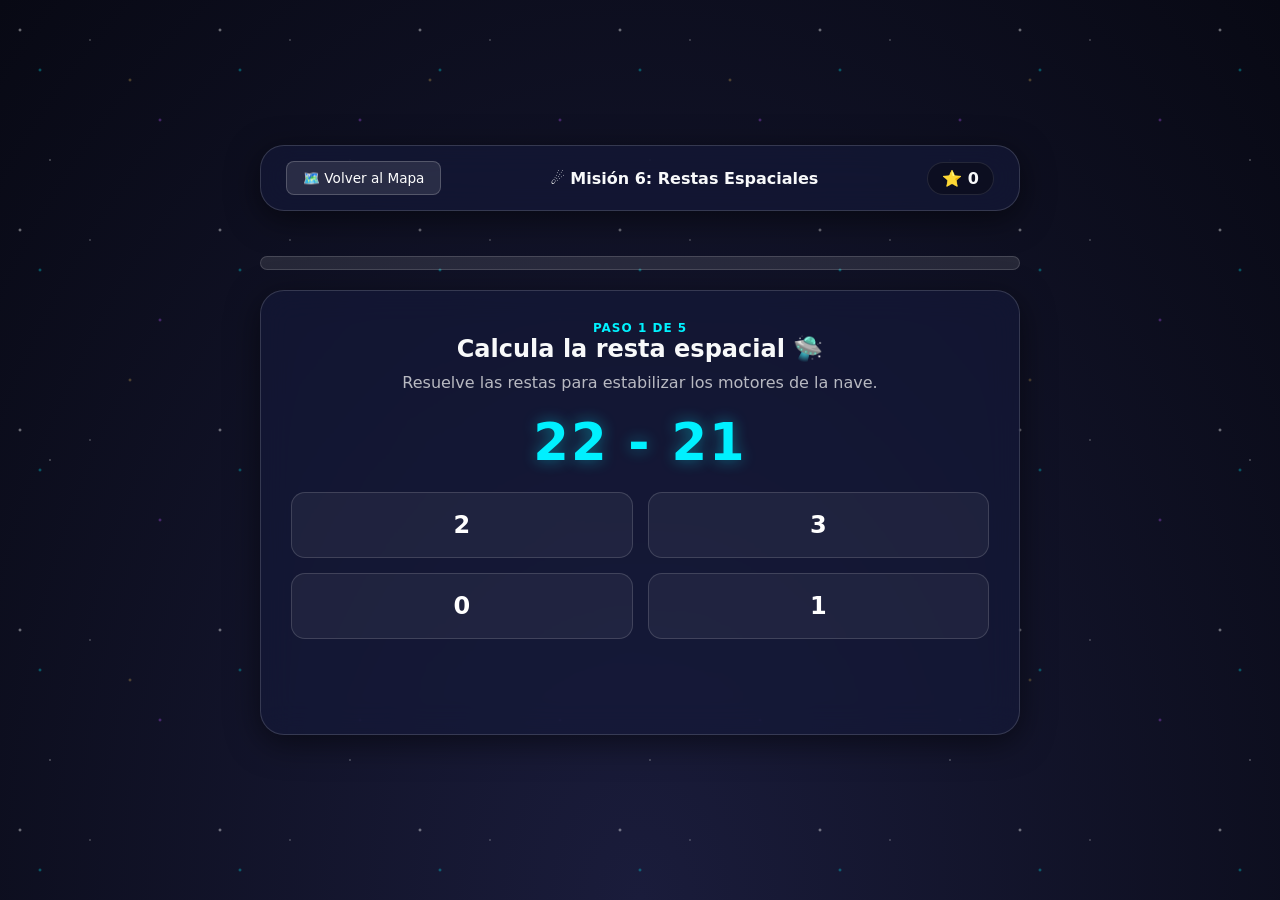
<file: mission6.html>
<!DOCTYPE html>
<html lang="es">
<head>
    <meta charset="UTF-8">
    <meta name="viewport" content="width=device-width, initial-scale=1.0">
    <title>Misión 6: Restas Espaciales</title>
    <link rel="stylesheet" href="style.css">
    <style>
        .mission-container {
            max-width: 800px;
            margin: 0 auto;
            padding: 20px;
        }

        .mission-header {
            display: flex;
            justify-content: space-between;
            align-items: center;
            margin-bottom: 25px;
            padding: 15px 25px;
        }

        .progress-bar-container {
            width: 100%;
            height: 14px;
            background: rgba(255, 255, 255, 0.1);
            border-radius: 10px;
            overflow: hidden;
            margin: 20px 0;
            border: 1px solid rgba(255, 255, 255, 0.15);
        }

        .progress-bar-fill {
            height: 100%;
            width: 0%;
            background: linear-gradient(90deg, #00f0ff, #7b2cbf);
            transition: width 0.4s ease;
            box-shadow: 0 0 10px #00f0ff;
        }

        .question-card {
            padding: 30px;
            margin-bottom: 20px;
            text-align: center;
        }

        .problem-display {
            font-size: 3.2rem;
            font-weight: bold;
            margin: 20px 0;
            letter-spacing: 2px;
            color: #00f0ff;
            text-shadow: 0 0 15px rgba(0, 240, 255, 0.4);
        }

        .options-grid {
            display: grid;
            grid-template-columns: repeat(2, 1fr);
            gap: 15px;
            margin-bottom: 20px;
        }

        .option-btn {
            background: rgba(255, 255, 255, 0.05);
            border: 1px solid rgba(255, 255, 255, 0.15);
            color: #ffffff;
            padding: 18px;
            border-radius: 14px;
            font-size: 1.5rem;
            font-weight: bold;
            cursor: pointer;
            transition: all 0.2s ease;
        }

        .option-btn:hover:not(:disabled) {
            background: rgba(0, 240, 255, 0.15);
            border-color: #00f0ff;
            transform: translateY(-2px);
        }

        .option-btn:disabled {
            opacity: 0.6;
            cursor: not-allowed;
        }

        .feedback-message {
            min-height: 30px;
            font-size: 1.1rem;
            font-weight: 700;
            margin: 15px 0;
        }

        .feedback-correct { color: #00ff88; text-shadow: 0 0 8px rgba(0, 255, 136, 0.5); }
        .feedback-wrong { color: #ff4d4d; text-shadow: 0 0 8px rgba(255, 77, 77, 0.5); }

        .btn-secondary-space {
            background: rgba(255, 255, 255, 0.1);
            color: white;
            border: 1px solid rgba(255, 255, 255, 0.2);
            padding: 8px 16px;
            border-radius: 8px;
            cursor: pointer;
        }
    </style>
</head>
<body>

    <!-- Fondo de Estrellas -->
    <div id="stars-container"></div>
    <div id="stars2-container"></div>

    <div class="app-container mission-container">
        
        <!-- Header de la Misión -->
        <header class="glassmorphism mission-header">
            <button id="btn-back" class="btn-secondary-space">🗺️ Volver al Mapa</button>
            <div class="user-pill">☄️ Misión 6: Restas Espaciales</div>
            <div class="stat-pill">⭐ <span id="m-stars">0</span></div>
        </header>

        <!-- Barra de Progreso de la Misión -->
        <div class="progress-bar-container">
            <div id="progress-fill" class="progress-bar-fill"></div>
        </div>

        <!-- Tarjeta del Ejercicio -->
        <main class="glassmorphism question-card">
            <div class="planet-number" id="question-number">Paso 1 de 5</div>
            <h2 style="margin-bottom: 10px;">Calcula la resta espacial 🛸</h2>
            <p style="color: rgba(255, 255, 255, 0.7);">Resuelve las restas para estabilizar los motores de la nave.</p>

            <div class="problem-display" id="problem">0 - 0</div>

            <div class="options-grid" id="options-container">
                <!-- Opciones dinámicas -->
            </div>

            <div class="feedback-message" id="feedback"></div>
        </main>

    </div>

    <script>
        const MISSION_ID = 6;
        let num1 = 0;
        let num2 = 0;
        let respuestaCorrecta = 0;
        let aciertos = 0;
        const totalParaGanar = 5;
        let estrellasGanadas = 0;

        const elPreguntaNum = document.getElementById("question-number");
        const elProblem = document.getElementById("problem");
        const elOpciones = document.getElementById("options-container");
        const elFeedback = document.getElementById("feedback");
        const elProgress = document.getElementById("progress-fill");
        const elStars = document.getElementById("m-stars");

        function generarProblema() {
            elFeedback.textContent = "";
            elPreguntaNum.textContent = `Paso ${aciertos + 1} de ${totalParaGanar}`;
            elProgress.style.width = `${(aciertos / totalParaGanar) * 100}%`;

            num1 = Math.floor(Math.random() * 20) + 5;
            num2 = Math.floor(Math.random() * num1) + 1;
            respuestaCorrecta = num1 - num2;

            elProblem.textContent = `${num1} - ${num2}`;

            let opciones = new Set([respuestaCorrecta]);
            while (opciones.size < 4) {
                let desvio = Math.floor(Math.random() * 7) - 3;
                let opcionFalsa = respuestaCorrecta + desvio;
                if (opcionFalsa >= 0 && opcionFalsa !== respuestaCorrecta) {
                    opciones.add(opcionFalsa);
                }
            }

            const opcionesArray = Array.from(opciones).sort(() => Math.random() - 0.5);

            elOpciones.innerHTML = "";
            opcionesArray.forEach(opt => {
                const btn = document.createElement("button");
                btn.className = "option-btn";
                btn.textContent = opt;
                btn.onclick = () => verificarRespuesta(opt, btn);
                elOpciones.appendChild(btn);
            });
        }

        function verificarRespuesta(seleccion, boton) {
            const todosBotones = document.querySelectorAll(".option-btn");

            if (seleccion === respuestaCorrecta) {
                todosBotones.forEach(b => b.disabled = true);
                
                aciertos++;
                estrellasGanadas++;
                elStars.textContent = estrellasGanadas;
                
                elFeedback.className = "feedback-message feedback-correct";
                elFeedback.textContent = "✨ ¡Correcto! Cálculo de resta espacial preciso.";

                if (aciertos >= totalParaGanar) {
                    elProgress.style.width = "100%";
                    setTimeout(finalizarMision, 1000);
                } else {
                    setTimeout(generarProblema, 1000);
                }
            } else {
                boton.disabled = true;
                elFeedback.className = "feedback-message feedback-wrong";
                elFeedback.textContent = "❌ Casi... ¡Revisa tu resta e inténtalo de nuevo!";
            }
        }

        function finalizarMision() {
            // Objeto base asegurando que contenga un arreglo previo
            let data = {
                stars: 0,
                points: 0,
                completedMissions: [],
                unlockedMissions: [1]
            };

            try {
                // Recuperar y fusionar los datos almacenados
                const saved = localStorage.getItem("GAME_STATE") || localStorage.getItem("MISION_ESPACIAL_DATA");
                if (saved) {
                    const parsed = JSON.parse(saved);
                    data = Object.assign(data, parsed);
                }
            } catch(e) {}

            // Sumar puntos y estrellas
            data.stars = (data.stars || 0) + estrellasGanadas;
            data.points = (data.points || 0) + (estrellasGanadas * 50);

            // Asegurar que los arreglos existan
            if (!Array.isArray(data.completedMissions)) data.completedMissions = [];
            if (!Array.isArray(data.unlockedMissions)) data.unlockedMissions = [1];

            // Registrar Misión 6 como completada
            if (!data.completedMissions.includes(6)) {
                data.completedMissions.push(6);
            }

            // Desbloquear Misión 7 explícitamente
            if (!data.unlockedMissions.includes(7)) {
                data.unlockedMissions.push(7);
            }

            // Guardar en ambas claves para evitar errores de lectura en map.html
            const dataString = JSON.stringify(data);
            localStorage.setItem("MISION_ESPACIAL_DATA", dataString);
            localStorage.setItem("GAME_STATE", dataString);

            alert(`🎉 ¡Misión 6 Completada!\nHas ganado ${estrellasGanadas} estrellas y desbloqueado la Misión 7.`);

            window.location.href = "map.html";
        }

        document.getElementById("btn-back").addEventListener("click", () => {
            window.location.href = "map.html";
        });

        generarProblema();
    </script>
</body>
</html>
</file>
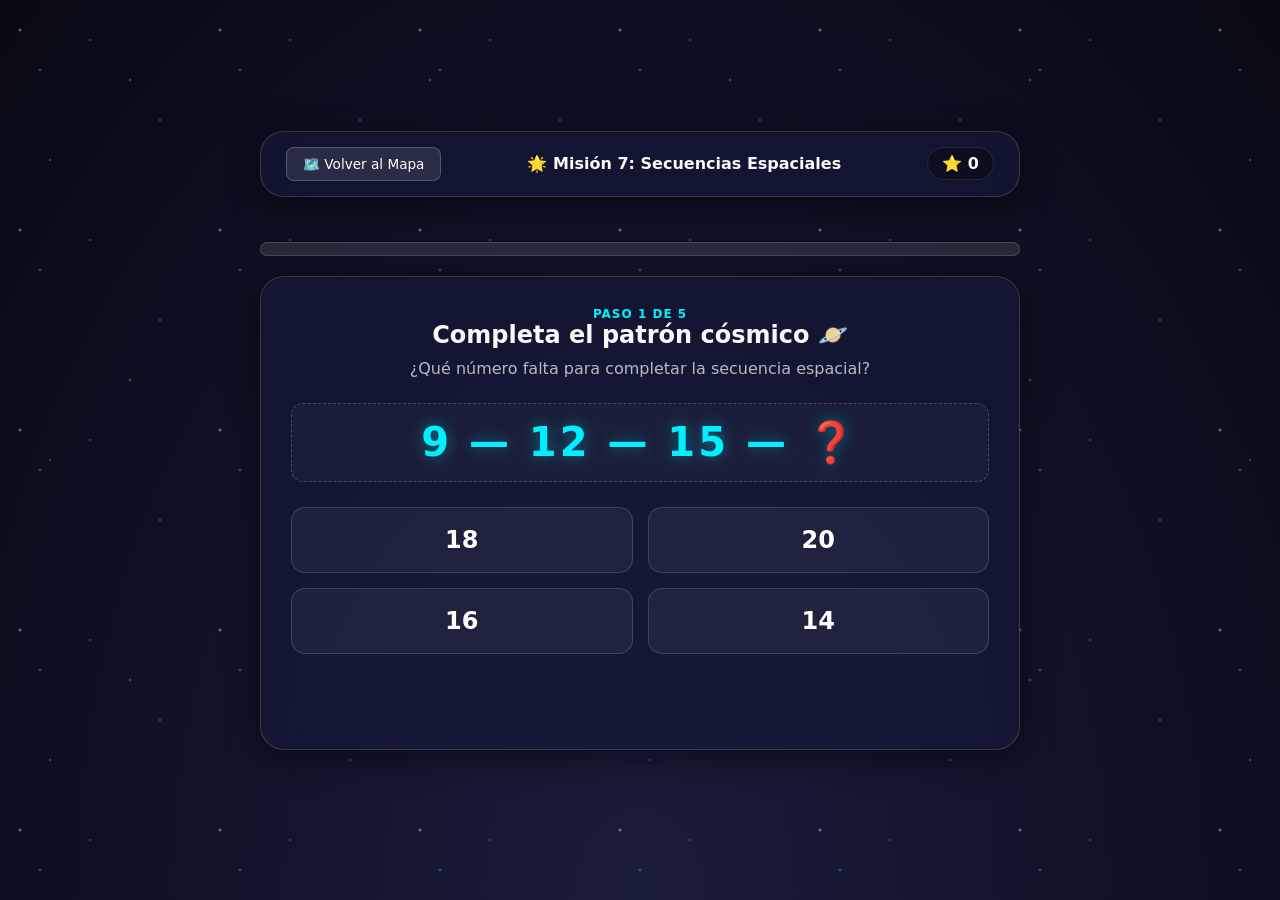
<file: mission7.html>
<!DOCTYPE html>
<html lang="es">
<head>
    <meta charset="UTF-8">
    <meta name="viewport" content="width=device-width, initial-scale=1.0">
    <title>Misión 7: Secuencias Espaciales</title>
    <link rel="stylesheet" href="style.css">
    <style>
        .mission-container {
            max-width: 800px;
            margin: 0 auto;
            padding: 20px;
        }

        .mission-header {
            display: flex;
            justify-content: space-between;
            align-items: center;
            margin-bottom: 25px;
            padding: 15px 25px;
        }

        .progress-bar-container {
            width: 100%;
            height: 14px;
            background: rgba(255, 255, 255, 0.1);
            border-radius: 10px;
            overflow: hidden;
            margin: 20px 0;
            border: 1px solid rgba(255, 255, 255, 0.15);
        }

        .progress-bar-fill {
            height: 100%;
            width: 0%;
            background: linear-gradient(90deg, #00f0ff, #7b2cbf);
            transition: width 0.4s ease;
            box-shadow: 0 0 10px #00f0ff;
        }

        .question-card {
            padding: 30px;
            margin-bottom: 20px;
            text-align: center;
        }

        .problem-display {
            font-size: 2.5rem;
            font-weight: bold;
            margin: 25px 0;
            letter-spacing: 3px;
            color: #00f0ff;
            text-shadow: 0 0 15px rgba(0, 240, 255, 0.4);
            background: rgba(255, 255, 255, 0.03);
            padding: 15px;
            border-radius: 12px;
            border: 1px dashed rgba(255, 255, 255, 0.2);
        }

        .options-grid {
            display: grid;
            grid-template-columns: repeat(2, 1fr);
            gap: 15px;
            margin-bottom: 20px;
        }

        .option-btn {
            background: rgba(255, 255, 255, 0.05);
            border: 1px solid rgba(255, 255, 255, 0.15);
            color: #ffffff;
            padding: 18px;
            border-radius: 14px;
            font-size: 1.5rem;
            font-weight: bold;
            cursor: pointer;
            transition: all 0.2s ease;
        }

        .option-btn:hover:not(:disabled) {
            background: rgba(0, 240, 255, 0.15);
            border-color: #00f0ff;
            transform: translateY(-2px);
        }

        .option-btn:disabled {
            opacity: 0.6;
            cursor: not-allowed;
        }

        .feedback-message {
            min-height: 30px;
            font-size: 1.1rem;
            font-weight: 700;
            margin: 15px 0;
        }

        .feedback-correct { color: #00ff88; text-shadow: 0 0 8px rgba(0, 255, 136, 0.5); }
        .feedback-wrong { color: #ff4d4d; text-shadow: 0 0 8px rgba(255, 77, 77, 0.5); }

        .btn-secondary-space {
            background: rgba(255, 255, 255, 0.1);
            color: white;
            border: 1px solid rgba(255, 255, 255, 0.2);
            padding: 8px 16px;
            border-radius: 8px;
            cursor: pointer;
        }
    </style>
</head>
<body>

    <!-- Fondo de Estrellas -->
    <div id="stars-container"></div>
    <div id="stars2-container"></div>

    <div class="app-container mission-container">
        
        <!-- Header de la Misión -->
        <header class="glassmorphism mission-header">
            <button id="btn-back" class="btn-secondary-space">🗺️ Volver al Mapa</button>
            <div class="user-pill">🌟 Misión 7: Secuencias Espaciales</div>
            <div class="stat-pill">⭐ <span id="m-stars">0</span></div>
        </header>

        <!-- Barra de Progreso de la Misión -->
        <div class="progress-bar-container">
            <div id="progress-fill" class="progress-bar-fill"></div>
        </div>

        <!-- Tarjeta del Ejercicio -->
        <main class="glassmorphism question-card">
            <div class="planet-number" id="question-number">Paso 1 de 5</div>
            <h2 style="margin-bottom: 10px;">Completa el patrón cósmico 🪐</h2>
            <p style="color: rgba(255, 255, 255, 0.7);">¿Qué número falta para completar la secuencia espacial?</p>

            <div class="problem-display" id="problem">...</div>

            <div class="options-grid" id="options-container">
                <!-- Opciones dinámicas -->
            </div>

            <div class="feedback-message" id="feedback"></div>
        </main>

    </div>

    <script>
        const MISSION_ID = 7;
        let respuestaCorrecta = 0;
        let aciertos = 0;
        const totalParaGanar = 5;
        let estrellasGanadas = 0;

        const elPreguntaNum = document.getElementById("question-number");
        const elProblem = document.getElementById("problem");
        const elOpciones = document.getElementById("options-container");
        const elFeedback = document.getElementById("feedback");
        const elProgress = document.getElementById("progress-fill");
        const elStars = document.getElementById("m-stars");

        function generarProblema() {
            elFeedback.textContent = "";
            elPreguntaNum.textContent = `Paso ${aciertos + 1} de ${totalParaGanar}`;
            elProgress.style.width = `${(aciertos / totalParaGanar) * 100}%`;

            // Generar un patrón (pasos de 2, 3, 5 o 10)
            const pasosPosibles = [2, 3, 4, 5, 10];
            const paso = pasosPosibles[Math.floor(Math.random() * pasosPosibles.length)];
            const inicio = Math.floor(Math.random() * 10) + 1;

            // Construir la secuencia de 4 números
            let secuencia = [
                inicio,
                inicio + paso,
                inicio + (paso * 2),
                inicio + (paso * 3)
            ];

            // Elegir al azar qué posición estará oculta (índice 1, 2 o 3)
            const indiceOculto = Math.floor(Math.random() * 3) + 1;
            respuestaCorrecta = secuencia[indiceOculto];

            // Reemplazar la posición oculta con una constante visual
            let secuenciaMostrada = [...secuencia];
            secuenciaMostrada[indiceOculto] = "❓";

            elProblem.textContent = secuenciaMostrada.join("  —  ");

            // Crear opciones (1 correcta y 3 falsas)
            let opciones = new Set([respuestaCorrecta]);
            while (opciones.size < 4) {
                let desvio = (Math.floor(Math.random() * 5) - 2) * (paso > 2 ? 2 : 1);
                let opcionFalsa = respuestaCorrecta + desvio;
                if (opcionFalsa > 0 && opcionFalsa !== respuestaCorrecta) {
                    opciones.add(opcionFalsa);
                }
            }

            const opcionesArray = Array.from(opciones).sort(() => Math.random() - 0.5);

            elOpciones.innerHTML = "";
            opcionesArray.forEach(opt => {
                const btn = document.createElement("button");
                btn.className = "option-btn";
                btn.textContent = opt;
                btn.onclick = () => verificarRespuesta(opt, btn);
                elOpciones.appendChild(btn);
            });
        }

        function verificarRespuesta(seleccion, boton) {
            const todosBotones = document.querySelectorAll(".option-btn");

            if (seleccion === respuestaCorrecta) {
                todosBotones.forEach(b => b.disabled = true);
                
                aciertos++;
                estrellasGanadas++;
                elStars.textContent = estrellasGanadas;
                
                elFeedback.className = "feedback-message feedback-correct";
                elFeedback.textContent = "✨ ¡Excelente! Patrón numérico descifrado correctamente.";

                if (aciertos >= totalParaGanar) {
                    elProgress.style.width = "100%";
                    setTimeout(finalizarMision, 1000);
                } else {
                    setTimeout(generarProblema, 1000);
                }
            } else {
                boton.disabled = true;
                elFeedback.className = "feedback-message feedback-wrong";
                elFeedback.textContent = "❌ Secuencia incorrecta. ¡Observa la diferencia entre los números!";
            }
        }

        function finalizarMision() {
            let data = {};
            try {
                const saved = localStorage.getItem("GAME_STATE") || localStorage.getItem("MISION_ESPACIAL_DATA");
                if (saved) data = JSON.parse(saved);
            } catch(e) {}

            data.stars = (data.stars || 0) + estrellasGanadas;
            data.points = (data.points || 0) + (estrellasGanadas * 50);

            // Marcar Misión 7 completada
            if (!data.completedMissions) data.completedMissions = [];
            if (!data.completedMissions.includes(MISSION_ID)) data.completedMissions.push(MISSION_ID);

            // Desbloquear Misión 8
            if (!data.unlockedMissions) data.unlockedMissions = [1, 2, 3, 4, 5, 6, 7];
            if (!data.unlockedMissions.includes(8)) data.unlockedMissions.push(8);

            // Guardar progreso
            localStorage.setItem("MISION_ESPACIAL_DATA", JSON.stringify(data));
            localStorage.setItem("GAME_STATE", JSON.stringify(data));

            alert(`🎉 ¡Misión 7 Completada!\nHas ganado ${estrellasGanadas} estrellas y desbloqueado la Misión 8.`);

            window.location.href = "map.html";
        }

        document.getElementById("btn-back").addEventListener("click", () => {
            window.location.href = "map.html";
        });

        generarProblema();
    </script>
</body>
</html>
</file>
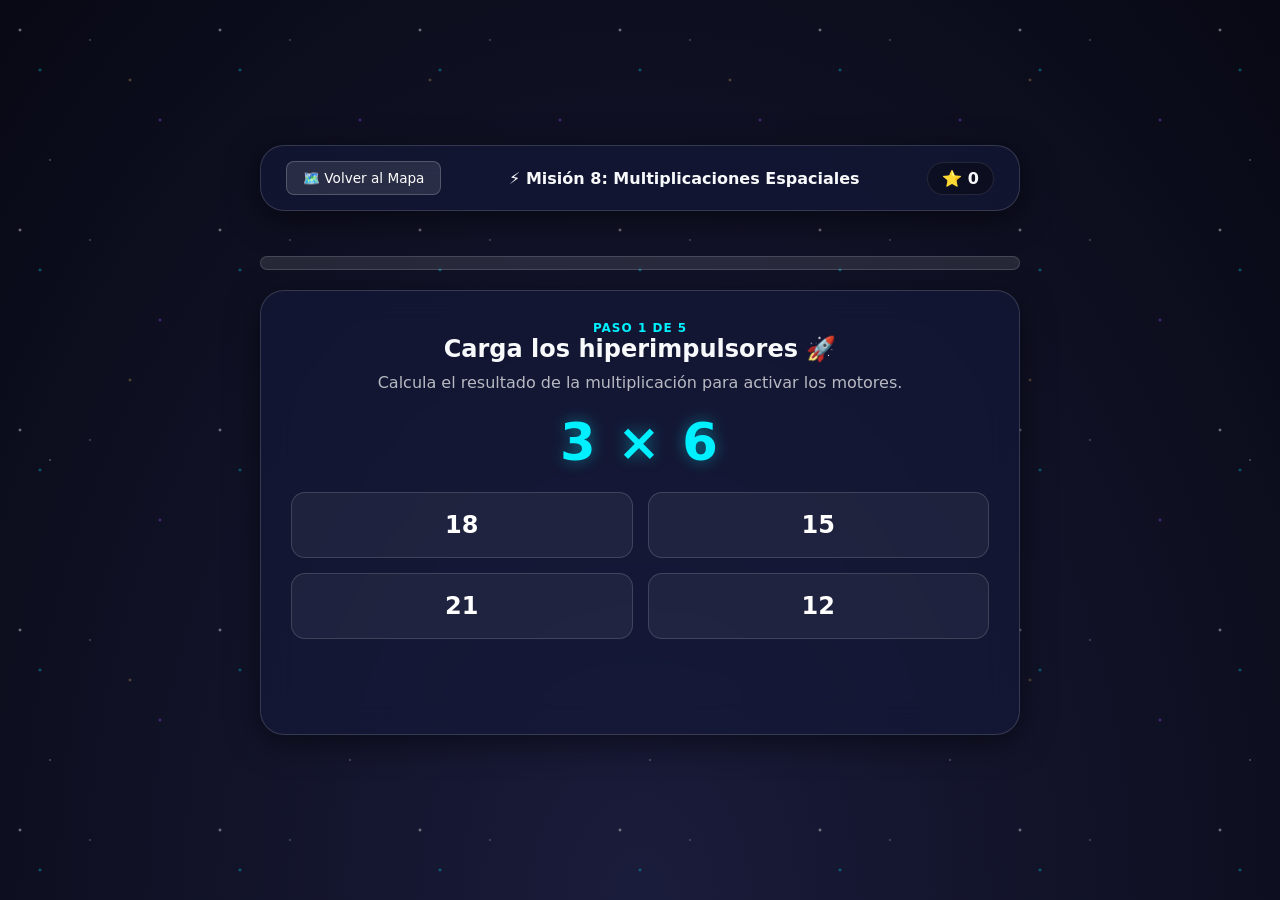
<file: mission8.html>
<!DOCTYPE html>
<html lang="es">
<head>
    <meta charset="UTF-8">
    <meta name="viewport" content="width=device-width, initial-scale=1.0">
    <title>Misión 8: Multiplicaciones Espaciales</title>
    <link rel="stylesheet" href="style.css">
    <style>
        .mission-container {
            max-width: 800px;
            margin: 0 auto;
            padding: 20px;
        }

        .mission-header {
            display: flex;
            justify-content: space-between;
            align-items: center;
            margin-bottom: 25px;
            padding: 15px 25px;
        }

        .progress-bar-container {
            width: 100%;
            height: 14px;
            background: rgba(255, 255, 255, 0.1);
            border-radius: 10px;
            overflow: hidden;
            margin: 20px 0;
            border: 1px solid rgba(255, 255, 255, 0.15);
        }

        .progress-bar-fill {
            height: 100%;
            width: 0%;
            background: linear-gradient(90deg, #00f0ff, #7b2cbf);
            transition: width 0.4s ease;
            box-shadow: 0 0 10px #00f0ff;
        }

        .question-card {
            padding: 30px;
            margin-bottom: 20px;
            text-align: center;
        }

        .problem-display {
            font-size: 3.2rem;
            font-weight: bold;
            margin: 20px 0;
            letter-spacing: 2px;
            color: #00f0ff;
            text-shadow: 0 0 15px rgba(0, 240, 255, 0.4);
        }

        .options-grid {
            display: grid;
            grid-template-columns: repeat(2, 1fr);
            gap: 15px;
            margin-bottom: 20px;
        }

        .option-btn {
            background: rgba(255, 255, 255, 0.05);
            border: 1px solid rgba(255, 255, 255, 0.15);
            color: #ffffff;
            padding: 18px;
            border-radius: 14px;
            font-size: 1.5rem;
            font-weight: bold;
            cursor: pointer;
            transition: all 0.2s ease;
        }

        .option-btn:hover:not(:disabled) {
            background: rgba(0, 240, 255, 0.15);
            border-color: #00f0ff;
            transform: translateY(-2px);
        }

        .option-btn:disabled {
            opacity: 0.6;
            cursor: not-allowed;
        }

        .feedback-message {
            min-height: 30px;
            font-size: 1.1rem;
            font-weight: 700;
            margin: 15px 0;
        }

        .feedback-correct { color: #00ff88; text-shadow: 0 0 8px rgba(0, 255, 136, 0.5); }
        .feedback-wrong { color: #ff4d4d; text-shadow: 0 0 8px rgba(255, 77, 77, 0.5); }

        .btn-secondary-space {
            background: rgba(255, 255, 255, 0.1);
            color: white;
            border: 1px solid rgba(255, 255, 255, 0.2);
            padding: 8px 16px;
            border-radius: 8px;
            cursor: pointer;
        }
    </style>
</head>
<body>

    <!-- Fondo de Estrellas -->
    <div id="stars-container"></div>
    <div id="stars2-container"></div>

    <div class="app-container mission-container">
        
        <!-- Header de la Misión -->
        <header class="glassmorphism mission-header">
            <button id="btn-back" class="btn-secondary-space">🗺️ Volver al Mapa</button>
            <div class="user-pill">⚡ Misión 8: Multiplicaciones Espaciales</div>
            <div class="stat-pill">⭐ <span id="m-stars">0</span></div>
        </header>

        <!-- Barra de Progreso de la Misión -->
        <div class="progress-bar-container">
            <div id="progress-fill" class="progress-bar-fill"></div>
        </div>

        <!-- Tarjeta del Ejercicio -->
        <main class="glassmorphism question-card">
            <div class="planet-number" id="question-number">Paso 1 de 5</div>
            <h2 style="margin-bottom: 10px;">Carga los hiperimpulsores 🚀</h2>
            <p style="color: rgba(255, 255, 255, 0.7);">Calcula el resultado de la multiplicación para activar los motores.</p>

            <div class="problem-display" id="problem">0 × 0</div>

            <div class="options-grid" id="options-container">
                <!-- Opciones dinámicas -->
            </div>

            <div class="feedback-message" id="feedback"></div>
        </main>

    </div>

    <script>
        const MISSION_ID = 8;
        let num1 = 0;
        let num2 = 0;
        let respuestaCorrecta = 0;
        let aciertos = 0;
        const totalParaGanar = 5;
        let estrellasGanadas = 0;

        const elPreguntaNum = document.getElementById("question-number");
        const elProblem = document.getElementById("problem");
        const elOpciones = document.getElementById("options-container");
        const elFeedback = document.getElementById("feedback");
        const elProgress = document.getElementById("progress-fill");
        const elStars = document.getElementById("m-stars");

        function generarProblema() {
            elFeedback.textContent = "";
            elPreguntaNum.textContent = `Paso ${aciertos + 1} de ${totalParaGanar}`;
            elProgress.style.width = `${(aciertos / totalParaGanar) * 100}%`;

            // Tablas del 2 al 10 con factores del 2 al 10
            num1 = Math.floor(Math.random() * 9) + 2;
            num2 = Math.floor(Math.random() * 9) + 2;
            respuestaCorrecta = num1 * num2;

            elProblem.textContent = `${num1} × ${num2}`;

            // Crear opciones (1 correcta y 3 falsas)
            let opciones = new Set([respuestaCorrecta]);
            while (opciones.size < 4) {
                let desvio = (Math.floor(Math.random() * 5) - 2) * num1;
                if (desvio === 0) desvio = num2;
                let opcionFalsa = respuestaCorrecta + desvio;
                if (opcionFalsa > 0 && opcionFalsa !== respuestaCorrecta) {
                    opciones.add(opcionFalsa);
                }
            }

            const opcionesArray = Array.from(opciones).sort(() => Math.random() - 0.5);

            elOpciones.innerHTML = "";
            opcionesArray.forEach(opt => {
                const btn = document.createElement("button");
                btn.className = "option-btn";
                btn.textContent = opt;
                btn.onclick = () => verificarRespuesta(opt, btn);
                elOpciones.appendChild(btn);
            });
        }

        function verificarRespuesta(seleccion, boton) {
            const todosBotones = document.querySelectorAll(".option-btn");

            if (seleccion === respuestaCorrecta) {
                todosBotones.forEach(b => b.disabled = true);
                
                aciertos++;
                estrellasGanadas++;
                elStars.textContent = estrellasGanadas;
                
                elFeedback.className = "feedback-message feedback-correct";
                elFeedback.textContent = "✨ ¡Potencia al máximo! Multiplicación espacial impecable.";

                if (aciertos >= totalParaGanar) {
                    elProgress.style.width = "100%";
                    setTimeout(finalizarMision, 1000);
                } else {
                    setTimeout(generarProblema, 1000);
                }
            } else {
                boton.disabled = true;
                elFeedback.className = "feedback-message feedback-wrong";
                elFeedback.textContent = "❌ Error de potencia. ¡Revisa la tabla e inténtalo de nuevo!";
            }
        }

        function finalizarMision() {
            let data = {};
            try {
                const saved = localStorage.getItem("GAME_STATE") || localStorage.getItem("MISION_ESPACIAL_DATA");
                if (saved) data = JSON.parse(saved);
            } catch(e) {}

            data.stars = (data.stars || 0) + estrellasGanadas;
            data.points = (data.points || 0) + (estrellasGanadas * 50);

            // Marcar Misión 8 completada
            if (!data.completedMissions) data.completedMissions = [];
            if (!data.completedMissions.includes(MISSION_ID)) data.completedMissions.push(MISSION_ID);

            // Desbloquear Misión 9
            if (!data.unlockedMissions) data.unlockedMissions = [1, 2, 3, 4, 5, 6, 7, 8];
            if (!data.unlockedMissions.includes(9)) data.unlockedMissions.push(9);

            // Guardar progreso global
            localStorage.setItem("MISION_ESPACIAL_DATA", JSON.stringify(data));
            localStorage.setItem("GAME_STATE", JSON.stringify(data));

            alert(`🎉 ¡Misión 8 Completada!\nHas ganado ${estrellasGanadas} estrellas y desbloqueado la Misión 9.`);

            window.location.href = "map.html";
        }

        document.getElementById("btn-back").addEventListener("click", () => {
            window.location.href = "map.html";
        });

        generarProblema();
    </script>
</body>
</html>
</file>
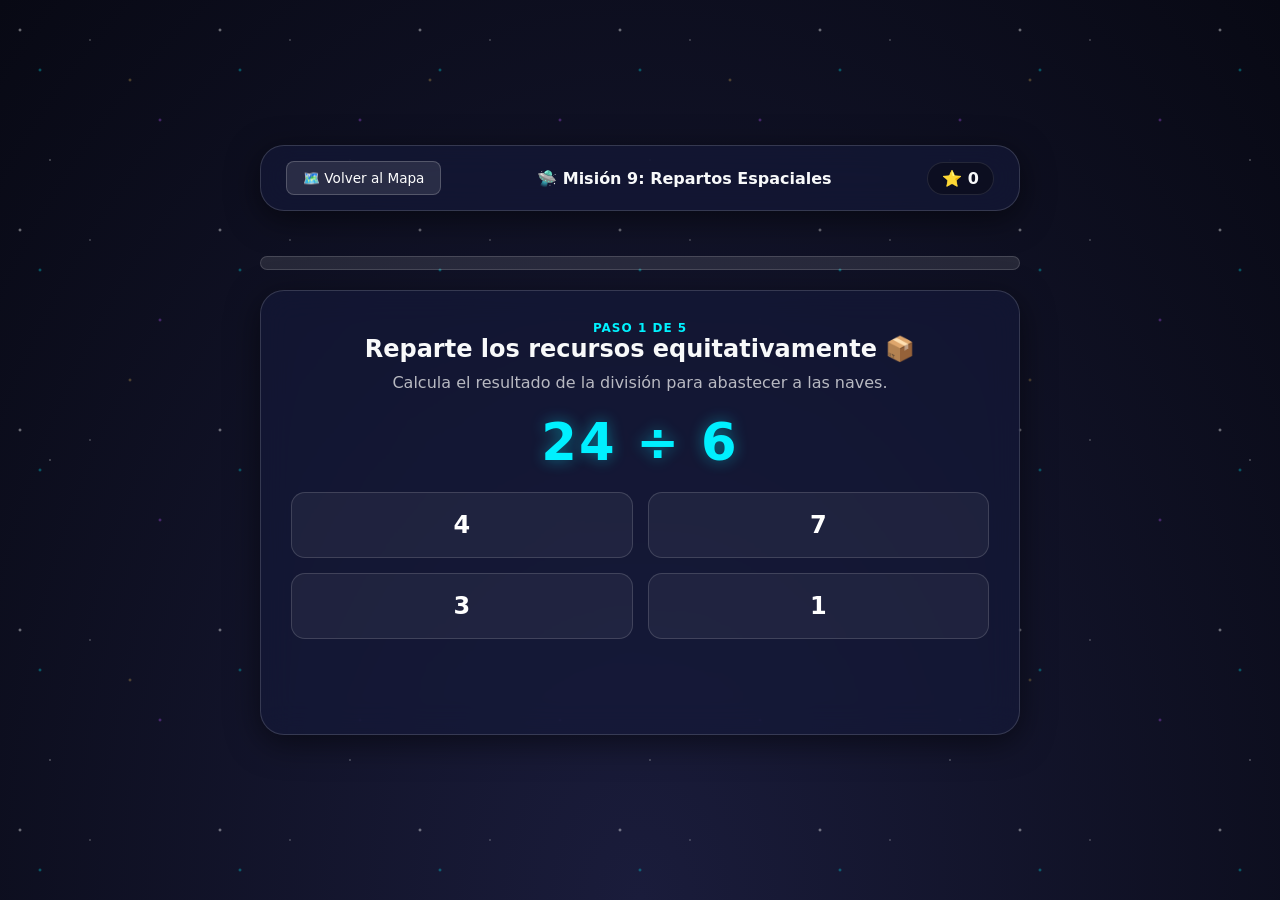
<file: mission9.html>
<!DOCTYPE html>
<html lang="es">
<head>
    <meta charset="UTF-8">
    <meta name="viewport" content="width=device-width, initial-scale=1.0">
    <title>Misión 9: Divisiones Espaciales</title>
    <link rel="stylesheet" href="style.css">
    <style>
        .mission-container {
            max-width: 800px;
            margin: 0 auto;
            padding: 20px;
        }

        .mission-header {
            display: flex;
            justify-content: space-between;
            align-items: center;
            margin-bottom: 25px;
            padding: 15px 25px;
        }

        .progress-bar-container {
            width: 100%;
            height: 14px;
            background: rgba(255, 255, 255, 0.1);
            border-radius: 10px;
            overflow: hidden;
            margin: 20px 0;
            border: 1px solid rgba(255, 255, 255, 0.15);
        }

        .progress-bar-fill {
            height: 100%;
            width: 0%;
            background: linear-gradient(90deg, #00f0ff, #7b2cbf);
            transition: width 0.4s ease;
            box-shadow: 0 0 10px #00f0ff;
        }

        .question-card {
            padding: 30px;
            margin-bottom: 20px;
            text-align: center;
        }

        .problem-display {
            font-size: 3.2rem;
            font-weight: bold;
            margin: 20px 0;
            letter-spacing: 2px;
            color: #00f0ff;
            text-shadow: 0 0 15px rgba(0, 240, 255, 0.4);
        }

        .options-grid {
            display: grid;
            grid-template-columns: repeat(2, 1fr);
            gap: 15px;
            margin-bottom: 20px;
        }

        .option-btn {
            background: rgba(255, 255, 255, 0.05);
            border: 1px solid rgba(255, 255, 255, 0.15);
            color: #ffffff;
            padding: 18px;
            border-radius: 14px;
            font-size: 1.5rem;
            font-weight: bold;
            cursor: pointer;
            transition: all 0.2s ease;
        }

        .option-btn:hover:not(:disabled) {
            background: rgba(0, 240, 255, 0.15);
            border-color: #00f0ff;
            transform: translateY(-2px);
        }

        .option-btn:disabled {
            opacity: 0.6;
            cursor: not-allowed;
        }

        .feedback-message {
            min-height: 30px;
            font-size: 1.1rem;
            font-weight: 700;
            margin: 15px 0;
        }

        .feedback-correct { color: #00ff88; text-shadow: 0 0 8px rgba(0, 255, 136, 0.5); }
        .feedback-wrong { color: #ff4d4d; text-shadow: 0 0 8px rgba(255, 77, 77, 0.5); }

        .btn-secondary-space {
            background: rgba(255, 255, 255, 0.1);
            color: white;
            border: 1px solid rgba(255, 255, 255, 0.2);
            padding: 8px 16px;
            border-radius: 8px;
            cursor: pointer;
        }
    </style>
</head>
<body>

    <!-- Fondo de Estrellas -->
    <div id="stars-container"></div>
    <div id="stars2-container"></div>

    <div class="app-container mission-container">
        
        <!-- Header de la Misión -->
        <header class="glassmorphism mission-header">
            <button id="btn-back" class="btn-secondary-space">🗺️ Volver al Mapa</button>
            <div class="user-pill">🛸 Misión 9: Repartos Espaciales</div>
            <div class="stat-pill">⭐ <span id="m-stars">0</span></div>
        </header>

        <!-- Barra de Progreso de la Misión -->
        <div class="progress-bar-container">
            <div id="progress-fill" class="progress-bar-fill"></div>
        </div>

        <!-- Tarjeta del Ejercicio -->
        <main class="glassmorphism question-card">
            <div class="planet-number" id="question-number">Paso 1 de 5</div>
            <h2 style="margin-bottom: 10px;">Reparte los recursos equitativamente 📦</h2>
            <p style="color: rgba(255, 255, 255, 0.7);">Calcula el resultado de la división para abastecer a las naves.</p>

            <div class="problem-display" id="problem">0 ÷ 0</div>

            <div class="options-grid" id="options-container">
                <!-- Opciones dinámicas -->
            </div>

            <div class="feedback-message" id="feedback"></div>
        </main>

    </div>

    <script>
        const MISSION_ID = 9;
        let num1 = 0;
        let num2 = 0;
        let respuestaCorrecta = 0;
        let aciertos = 0;
        const totalParaGanar = 5;
        let estrellasGanadas = 0;

        const elPreguntaNum = document.getElementById("question-number");
        const elProblem = document.getElementById("problem");
        const elOpciones = document.getElementById("options-container");
        const elFeedback = document.getElementById("feedback");
        const elProgress = document.getElementById("progress-fill");
        const elStars = document.getElementById("m-stars");

        function generarProblema() {
            elFeedback.textContent = "";
            elPreguntaNum.textContent = `Paso ${aciertos + 1} de ${totalParaGanar}`;
            elProgress.style.width = `${(aciertos / totalParaGanar) * 100}%`;

            // Garantizar divisiones exactas
            num2 = Math.floor(Math.random() * 8) + 2; // Divisor entre 2 y 9
            respuestaCorrecta = Math.floor(Math.random() * 9) + 2; // Cociente entre 2 y 10
            num1 = num2 * respuestaCorrecta; // Dividendo exacto

            elProblem.textContent = `${num1} ÷ ${num2}`;

            // Crear opciones (1 correcta y 3 falsas)
            let opciones = new Set([respuestaCorrecta]);
            while (opciones.size < 4) {
                let desvio = Math.floor(Math.random() * 7) - 3;
                let opcionFalsa = respuestaCorrecta + desvio;
                if (opcionFalsa > 0 && opcionFalsa !== respuestaCorrecta) {
                    opciones.add(opcionFalsa);
                }
            }

            const opcionesArray = Array.from(opciones).sort(() => Math.random() - 0.5);

            elOpciones.innerHTML = "";
            opcionesArray.forEach(opt => {
                const btn = document.createElement("button");
                btn.className = "option-btn";
                btn.textContent = opt;
                btn.onclick = () => verificarRespuesta(opt, btn);
                elOpciones.appendChild(btn);
            });
        }

        function verificarRespuesta(seleccion, boton) {
            const todosBotones = document.querySelectorAll(".option-btn");

            if (seleccion === respuestaCorrecta) {
                todosBotones.forEach(b => b.disabled = true);
                
                aciertos++;
                estrellasGanadas++;
                elStars.textContent = estrellasGanadas;
                
                elFeedback.className = "feedback-message feedback-correct";
                elFeedback.textContent = "✨ ¡Perfecto! Recursos repartidos con total exactitud.";

                if (aciertos >= totalParaGanar) {
                    elProgress.style.width = "100%";
                    setTimeout(finalizarMision, 1000);
                } else {
                    setTimeout(generarProblema, 1000);
                }
            } else {
                boton.disabled = true;
                elFeedback.className = "feedback-message feedback-wrong";
                elFeedback.textContent = "❌ Reparto desigual. ¡Revisa tu división e inténtalo de nuevo!";
            }
        }

        function finalizarMision() {
            let data = {};
            try {
                const saved = localStorage.getItem("GAME_STATE") || localStorage.getItem("MISION_ESPACIAL_DATA");
                if (saved) data = JSON.parse(saved);
            } catch(e) {}

            data.stars = (data.stars || 0) + estrellasGanadas;
            data.points = (data.points || 0) + (estrellasGanadas * 50);

            // Marcar Misión 9 completada
            if (!data.completedMissions) data.completedMissions = [];
            if (!data.completedMissions.includes(MISSION_ID)) data.completedMissions.push(MISSION_ID);

            // Desbloquear Misión 10
            if (!data.unlockedMissions) data.unlockedMissions = [1, 2, 3, 4, 5, 6, 7, 8, 9];
            if (!data.unlockedMissions.includes(10)) data.unlockedMissions.push(10);

            // Guardar progreso global
            localStorage.setItem("MISION_ESPACIAL_DATA", JSON.stringify(data));
            localStorage.setItem("GAME_STATE", JSON.stringify(data));

            alert(`🎉 ¡Misión 9 Completada!\nHas ganado ${estrellasGanadas} estrellas y desbloqueado la Misión 10.`);

            window.location.href = "map.html";
        }

        document.getElementById("btn-back").addEventListener("click", () => {
            window.location.href = "map.html";
        });

        generarProblema();
    </script>
</body>
</html>
</file>
<file: style.css>
/* ========================================== */
/* VARIABLES GLOBALES Y TEMA ESPACIAL         */
/* ========================================== */
:root {
    --bg-dark: #0a0c1b;
    --bg-space: #10142d;
    --primary-cyan: #00f2ff;
    --primary-purple: #7b2cbf;
    --primary-violet: #9d4edd;
    --accent-gold: #ffd166;
    --accent-glow: rgba(0, 242, 255, 0.4);
    --glass-bg: rgba(20, 26, 58, 0.65);
    --glass-border: rgba(255, 255, 255, 0.15);
    --glass-shadow: 0 8px 32px 0 rgba(0, 0, 0, 0.5);
    --text-light: #f8f9fa;
    --text-muted: #a0aab8;
    --font-family: 'Segoe UI', system-ui, -apple-system, sans-serif;
}

/* Reset Básico */
* {
    margin: 0;
    padding: 0;
    box-sizing: border-box;
    font-family: var(--font-family);
    user-select: none;
}

body {
    background-color: var(--bg-dark);
    color: var(--text-light);
    min-height: 100vh;
    overflow-x: hidden;
    position: relative;
    background: radial-gradient(ellipse at bottom, #1a1c3b 0%, #080914 100%);
}

/* ========================================== */
/* FONDO DE ESTRELLAS Y GALAXIA ANIMADO       */
/* ========================================== */
#stars-container, #stars2-container {
    position: fixed;
    top: 0;
    left: 0;
    width: 100%;
    height: 100%;
    pointer-events: none;
    z-index: 0;
}

#stars-container {
    background: radial-gradient(2px 2px at 20px 30px, #fff, rgba(0,0,0,0)),
                radial-gradient(2px 2px at 40px 70px, rgba(0, 242, 255, 0.8), rgba(0,0,0,0)),
                radial-gradient(1px 1px at 90px 40px, #fff, rgba(0,0,0,0)),
                radial-gradient(2px 2px at 160px 120px, #9d4edd, rgba(0,0,0,0));
    background-repeat: repeat;
    background-size: 200px 200px;
    opacity: 0.6;
    animation: starsMove 100s linear infinite;
}

#stars2-container {
    background: radial-gradient(1.5px 1.5px at 50px 160px, #fff, rgba(0,0,0,0)),
                radial-gradient(2px 2px at 130px 80px, #ffd166, rgba(0,0,0,0));
    background-repeat: repeat;
    background-size: 300px 300px;
    opacity: 0.4;
    animation: starsMove 150s linear infinite reverse;
}

@keyframes starsMove {
    from { transform: translateY(0); }
    to { transform: translateY(-1000px); }
}

/* Container Principal */
.app-container {
    position: relative;
    z-index: 1;
    max-width: 1200px;
    margin: 0 auto;
    padding: 20px;
    min-height: 100vh;
    display: flex;
    flex-direction: column;
    justify-content: center;
}

/* Estilo Glassmorphism General */
.glassmorphism {
    background: var(--glass-bg);
    backdrop-filter: blur(16px);
    -webkit-backdrop-filter: blur(16px);
    border: 1px solid var(--glass-border);
    border-radius: 24px;
    box-shadow: var(--glass-shadow);
}

/* Manejo de Pantallas */
.screen {
    display: none;
    opacity: 0;
    transition: opacity 0.4s ease-in-out;
}

.screen.active {
    display: flex;
    flex-direction: column;
    align-items: center;
    opacity: 1;
}

/* ========================================== */
/* PANTALLA DE INICIO                         */
/* ========================================== */
.hero-card {
    width: 100%;
    max-width: 520px;
    padding: 40px 30px;
    text-align: center;
    position: relative;
    border: 1px solid rgba(0, 242, 255, 0.3);
    box-shadow: 0 0 30px rgba(0, 242, 255, 0.15);
}

.space-ship-badge {
    font-size: 3.5rem;
    margin-bottom: 10px;
    display: inline-block;
    filter: drop-shadow(0 0 15px var(--primary-cyan));
    animation: floatShip 3s ease-in-out infinite;
}

@keyframes floatShip {
    0%, 100% { transform: translateY(0) rotate(0deg); }
    50% { transform: translateY(-10px) rotate(3deg); }
}

.game-title {
    font-size: 2.2rem;
    font-weight: 800;
    letter-spacing: 2px;
    color: var(--text-light);
    text-transform: uppercase;
    line-height: 1.2;
}

.game-title .highlight {
    color: var(--primary-cyan);
    text-shadow: 0 0 15px rgba(0, 242, 255, 0.6);
}

.game-subtitle {
    font-size: 0.95rem;
    color: var(--text-muted);
    margin: 12px 0 25px 0;
    font-style: italic;
}

/* Perfil del Jugador */
.player-profile-card {
    background: rgba(10, 12, 27, 0.6);
    border: 1px solid rgba(255, 255, 255, 0.1);
    border-radius: 16px;
    padding: 15px;
    display: flex;
    align-items: center;
    gap: 15px;
    margin-bottom: 20px;
}

.avatar-selection .avatar-icon {
    font-size: 2.2rem;
    background: rgba(157, 78, 221, 0.2);
    border: 1px solid var(--primary-violet);
    padding: 10px;
    border-radius: 50%;
    box-shadow: 0 0 10px rgba(157, 78, 221, 0.4);
}

.player-info {
    flex: 1;
    text-align: left;
}

.player-info label {
    display: block;
    font-size: 0.75rem;
    color: var(--primary-cyan);
    text-transform: uppercase;
    letter-spacing: 1px;
    margin-bottom: 4px;
}

.player-info input {
    width: 100%;
    background: transparent;
    border: none;
    border-bottom: 2px solid var(--primary-cyan);
    color: var(--text-light);
    font-size: 1.1rem;
    font-weight: 600;
    outline: none;
    padding: 2px 0;
}

/* Barra de Estadísticas */
.stats-summary-bar {
    display: flex;
    justify-content: space-around;
    gap: 15px;
    margin-bottom: 30px;
}

.stat-badge {
    background: rgba(255, 255, 255, 0.05);
    padding: 8px 16px;
    border-radius: 12px;
    font-size: 0.9rem;
    border: 1px solid rgba(255, 255, 255, 0.08);
}

.stat-badge .stat-icon {
    margin-right: 5px;
}

/* Botones con estilo Neón */
.btn-primary-space {
    width: 100%;
    background: linear-gradient(135deg, var(--primary-cyan), var(--primary-purple));
    color: #fff;
    border: none;
    padding: 16px 24px;
    border-radius: 16px;
    font-size: 1.1rem;
    font-weight: 700;
    letter-spacing: 1.5px;
    cursor: pointer;
    box-shadow: 0 0 20px rgba(0, 242, 255, 0.4);
    transition: all 0.3s ease;
    display: flex;
    align-items: center;
    justify-content: center;
    gap: 10px;
}

.btn-primary-space:hover {
    transform: translateY(-3px) scale(1.02);
    box-shadow: 0 0 30px rgba(0, 242, 255, 0.7);
}

.btn-primary-space:active {
    transform: translateY(1px);
}

.btn-secondary-space {
    background: rgba(255, 255, 255, 0.1);
    border: 1px solid rgba(255, 255, 255, 0.2);
    color: var(--text-light);
    padding: 8px 14px;
    border-radius: 10px;
    font-size: 0.85rem;
    cursor: pointer;
    transition: all 0.2s ease;
}

.btn-secondary-space:hover {
    background: rgba(255, 255, 255, 0.2);
}

/* ========================================== */
/* PANTALLA MAPA DEL UNIVERSO                 */
/* ========================================== */
.map-view {
    width: 100%;
    text-align: center;
    margin-top: 20px;
}

.top-nav {
    width: 100%;
    display: flex;
    justify-content: space-between;
    align-items: center;
    padding: 12px 24px;
    margin-bottom: 20px;
}

.user-pill {
    display: flex;
    align-items: center;
    gap: 8px;
    font-weight: 600;
}

.nav-stats {
    display: flex;
    gap: 15px;
}

.stat-pill {
    background: rgba(0, 0, 0, 0.3);
    padding: 6px 14px;
    border-radius: 20px;
    border: 1px solid rgba(255, 255, 255, 0.1);
    font-weight: 600;
}

.section-title {
    font-size: 1.8rem;
    color: var(--primary-cyan);
    text-shadow: 0 0 10px rgba(0, 242, 255, 0.4);
}

.section-subtitle {
    color: var(--text-muted);
    font-size: 0.95rem;
    margin-bottom: 30px;
}

/* Rejilla de Planetas */
.planets-grid {
    display: grid;
    grid-template-columns: repeat(auto-fit, minmax(220px, 1fr));
    gap: 25px;
    padding: 10px;
}

/* Tarjeta de Planeta */
.planet-card {
    background: var(--glass-bg);
    border: 1px solid var(--glass-border);
    border-radius: 20px;
    padding: 20px;
    text-align: center;
    position: relative;
    transition: all 0.3s ease;
    display: flex;
    flex-direction: column;
    align-items: center;
}

.planet-card.unlocked {
    border-color: var(--primary-cyan);
    box-shadow: 0 0 20px rgba(0, 242, 255, 0.2);
    cursor: pointer;
}

.planet-card.unlocked:hover {
    transform: translateY(-8px) scale(1.03);
    box-shadow: 0 0 30px rgba(0, 242, 255, 0.5);
}

.planet-card.locked {
    opacity: 0.5;
    filter: grayscale(80%);
    cursor: not-allowed;
}

.planet-visual {
    font-size: 3.5rem;
    margin: 10px 0;
    filter: drop-shadow(0 0 10px rgba(255, 255, 255, 0.3));
}

.planet-card.unlocked .planet-visual {
    animation: pulsePlanet 4s ease-in-out infinite;
}

@keyframes pulsePlanet {
    0%, 100% { transform: scale(1); }
    50% { transform: scale(1.08); }
}

.planet-number {
    font-size: 0.75rem;
    text-transform: uppercase;
    letter-spacing: 1px;
    color: var(--primary-cyan);
    font-weight: 700;
}

.planet-title {
    font-size: 1.1rem;
    font-weight: 600;
    margin: 5px 0 10px 0;
}

.planet-status-badge {
    font-size: 0.8rem;
    padding: 4px 10px;
    border-radius: 12px;
    background: rgba(0, 0, 0, 0.4);
}

.planet-card.locked .planet-status-badge {
    color: #ff4d4d;
}

.planet-card.unlocked .planet-status-badge {
    color: #00ff88;
}

/* ========================================== */
/* ADAPTACIÓN RESPONSIVA (CELULARES/TABLETS)   */
/* ========================================== */
@media (max-width: 768px) {
    .hero-card {
        padding: 25px 20px;
    }

    .game-title {
        font-size: 1.7rem;
    }

    .top-nav {
        flex-direction: column;
        gap: 10px;
    }

    .planets-grid {
        grid-template-columns: repeat(auto-fit, minmax(150px, 1fr));
        gap: 15px;
    }

    .planet-visual {
        font-size: 2.8rem;
    }
}
</file>
